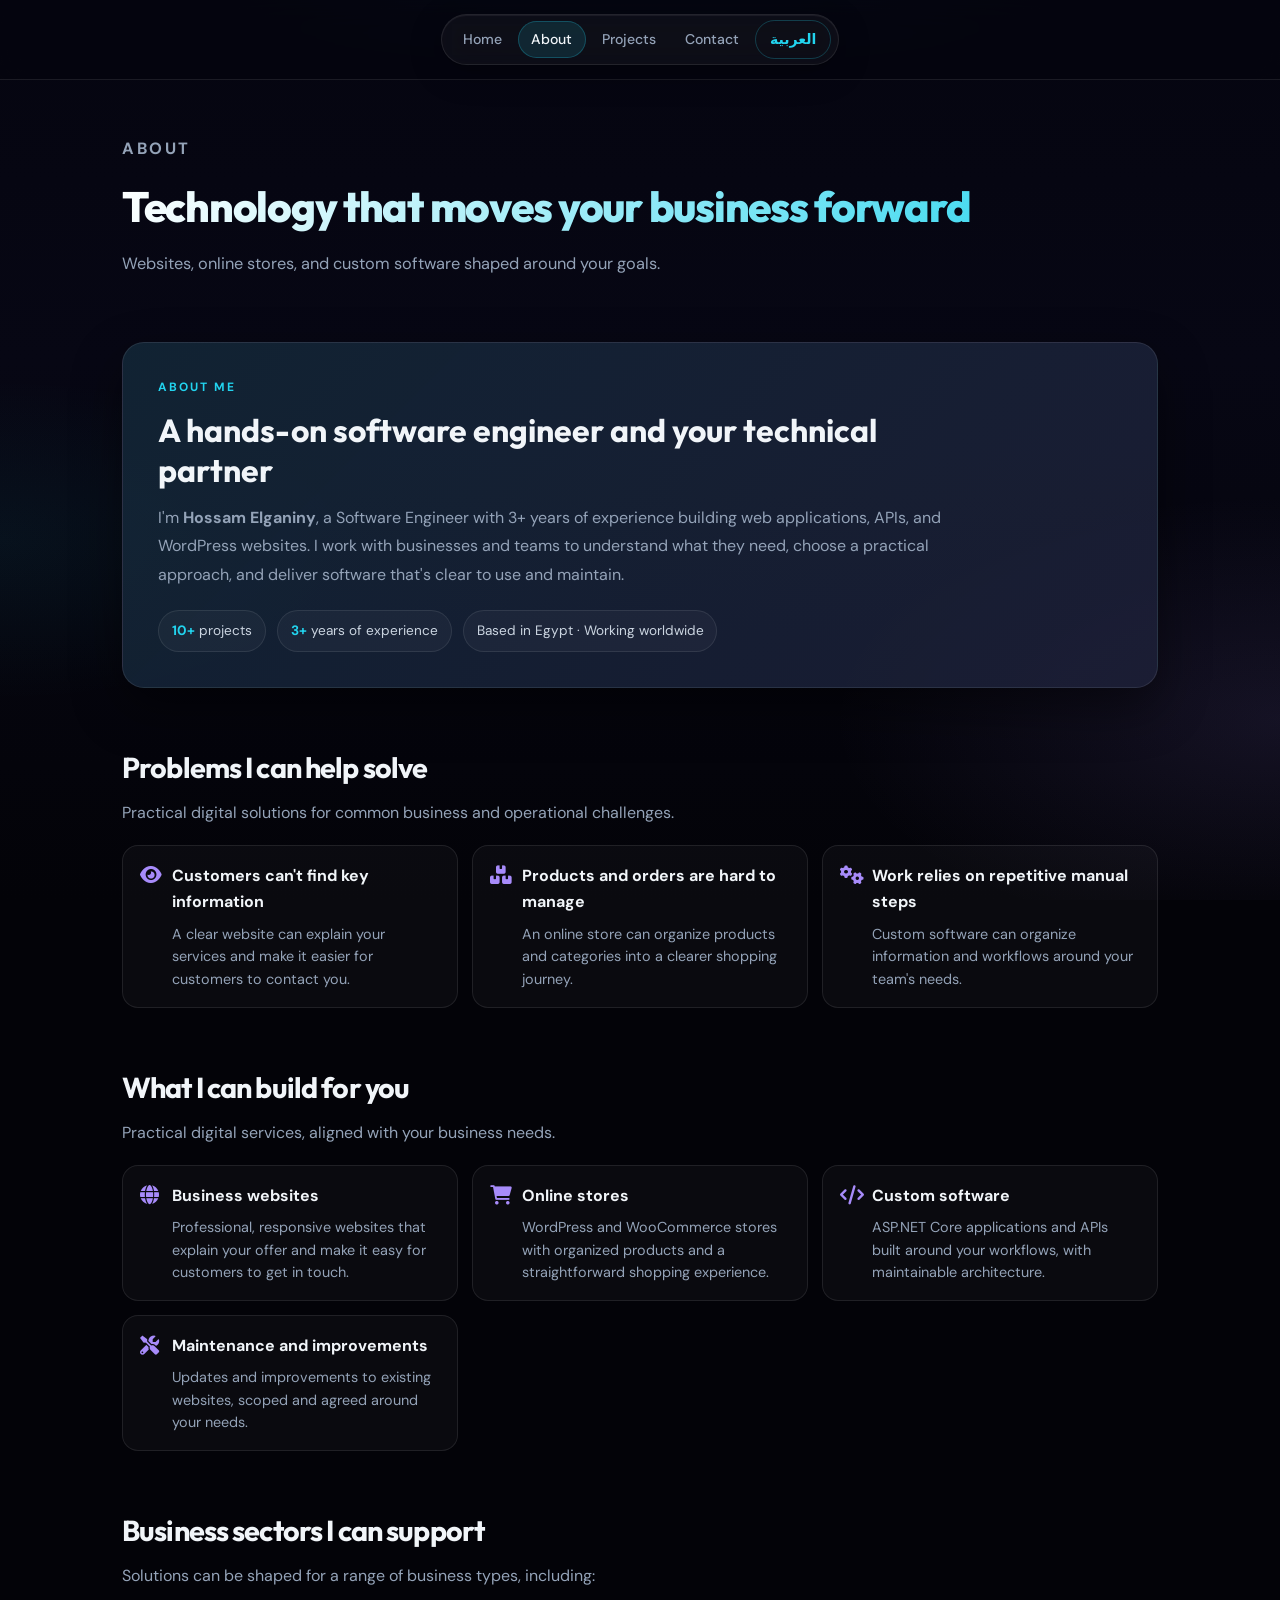
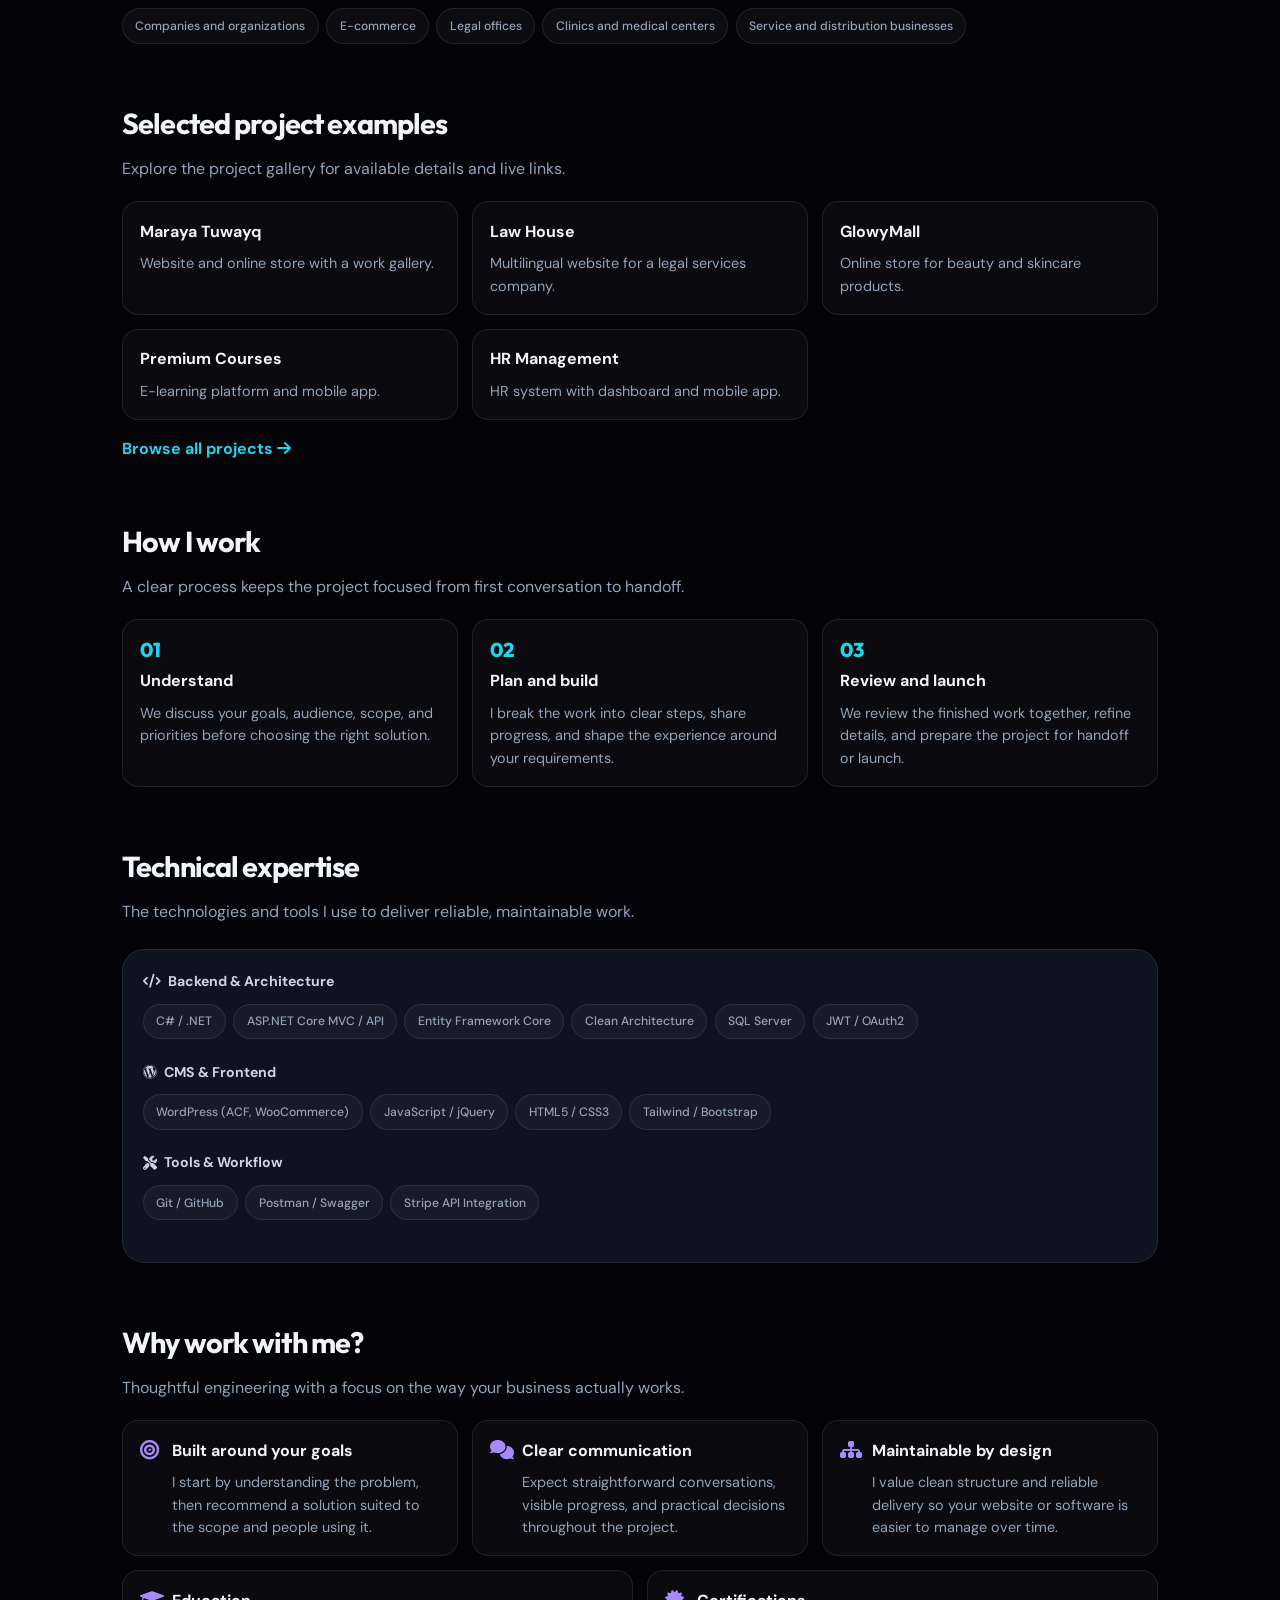
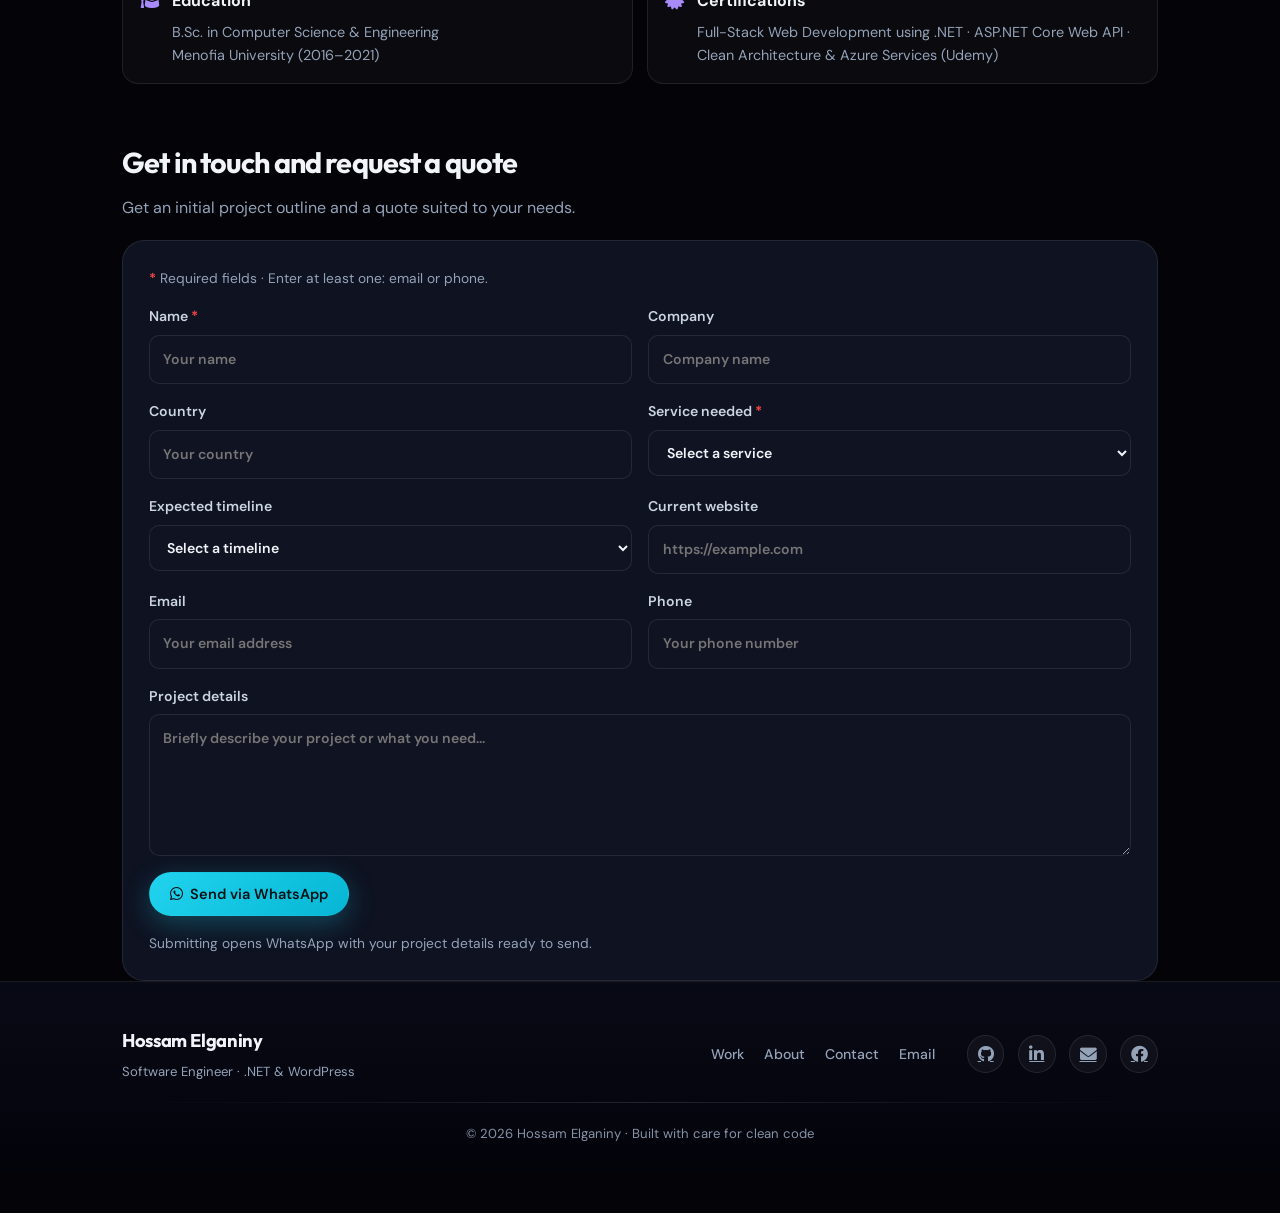
<file: about-en.html>
<!DOCTYPE html>
<html lang="en">
<head>
  <meta charset="UTF-8">
  <meta name="viewport" content="width=device-width, initial-scale=1.0, viewport-fit=cover">
  <meta name="description" content="Learn how Hossam Elganiny helps businesses with professional websites, WooCommerce stores, and custom ASP.NET Core software.">
  <meta name="theme-color" content="#06060f">
  <link rel="alternate" hreflang="ar" href="about.html">
  <title>About Hossam Elganiny | Web & .NET Developer</title>
  <link href="https://fonts.googleapis.com/css2?family=DM+Sans:ital,opsz,wght@0,9..40,400;0,9..40,500;0,9..40,600;0,9..40,700&family=Outfit:wght@400;500;600;700;800&display=swap" rel="stylesheet">
  <link rel="stylesheet" href="https://cdnjs.cloudflare.com/ajax/libs/font-awesome/6.0.0-beta3/css/all.min.css">
  <link rel="stylesheet" href="styles.css">
</head>
<body>

<div id="ambient-layer">
  <canvas id="bg-canvas" aria-hidden="true"></canvas>
  <div class="ambient-gradient"></div>
</div>

<!-- Navigation Bar -->
<nav class="navbar" aria-label="Main">
  <div class="nav-container nav-container--center">
    <div class="nav-pill">
      <a href="index-en.html">Home</a>
      <a href="about-en.html" class="active">About</a>
      <a href="index-en.html#projects">Projects</a>
      <a href="index-en.html#contact">Contact</a>
      <a href="about.html" class="language-toggle" lang="ar" aria-label="Switch to Arabic">العربية</a>
    </div>
  </div>
</nav>

<main>

<!-- Page Header -->
<header class="page-header shell reveal">
  <p class="hero-kicker">About</p>
  <h1>Technology that moves your business forward</h1>
  <p>Websites, online stores, and custom software shaped around your goals.</p>
</header>

<section class="about-content-section shell reveal" aria-labelledby="about-me-heading">
  <div class="about-intro-card">
    <p class="hero-kicker">About me</p>
    <h2 id="about-me-heading">A hands-on software engineer and your technical partner</h2>
    <p>I'm <strong>Hossam Elganiny</strong>, a Software Engineer with 3+ years of experience building web applications, APIs, and WordPress websites. I work with businesses and teams to understand what they need, choose a practical approach, and deliver software that's clear to use and maintain.</p>
    <div class="about-proof-points"><span><strong>10+</strong> projects</span><span><strong>3+</strong> years of experience</span><span>Based in Egypt · Working worldwide</span></div>
  </div>
</section>

<section class="about-content-section shell reveal" aria-labelledby="problems-heading">
  <header class="section-head"><h2 id="problems-heading">Problems I can help solve</h2><p class="section-desc">Practical digital solutions for common business and operational challenges.</p></header>
  <div class="about-card-grid">
    <article class="info-card"><i class="fas fa-eye" aria-hidden="true"></i><h3>Customers can't find key information</h3><p>A clear website can explain your services and make it easier for customers to contact you.</p></article>
    <article class="info-card"><i class="fas fa-boxes-stacked" aria-hidden="true"></i><h3>Products and orders are hard to manage</h3><p>An online store can organize products and categories into a clearer shopping journey.</p></article>
    <article class="info-card"><i class="fas fa-gears" aria-hidden="true"></i><h3>Work relies on repetitive manual steps</h3><p>Custom software can organize information and workflows around your team's needs.</p></article>
  </div>
</section>

<section class="about-content-section shell reveal" aria-labelledby="services-heading">
  <header class="section-head"><h2 id="services-heading">What I can build for you</h2><p class="section-desc">Practical digital services, aligned with your business needs.</p></header>
  <div class="about-card-grid">
    <article class="info-card"><i class="fas fa-globe" aria-hidden="true"></i><h3>Business websites</h3><p>Professional, responsive websites that explain your offer and make it easy for customers to get in touch.</p></article>
    <article class="info-card"><i class="fas fa-shopping-cart" aria-hidden="true"></i><h3>Online stores</h3><p>WordPress and WooCommerce stores with organized products and a straightforward shopping experience.</p></article>
    <article class="info-card"><i class="fas fa-code" aria-hidden="true"></i><h3>Custom software</h3><p>ASP.NET Core applications and APIs built around your workflows, with maintainable architecture.</p></article>
    <article class="info-card"><i class="fas fa-screwdriver-wrench" aria-hidden="true"></i><h3>Maintenance and improvements</h3><p>Updates and improvements to existing websites, scoped and agreed around your needs.</p></article>
  </div>
</section>

<section class="about-content-section shell reveal" aria-labelledby="sectors-heading">
  <header class="section-head"><h2 id="sectors-heading">Business sectors I can support</h2><p class="section-desc">Solutions can be shaped for a range of business types, including:</p></header>
  <div class="skill-tags sector-tags"><span class="skill-tag">Companies and organizations</span><span class="skill-tag">E-commerce</span><span class="skill-tag">Legal offices</span><span class="skill-tag">Clinics and medical centers</span><span class="skill-tag">Service and distribution businesses</span></div>
</section>

<section class="about-content-section shell reveal" aria-labelledby="examples-heading">
  <header class="section-head"><h2 id="examples-heading">Selected project examples</h2><p class="section-desc">Explore the project gallery for available details and live links.</p></header>
  <div class="about-card-grid">
    <article class="info-card"><h3>Maraya Tuwayq</h3><p>Website and online store with a work gallery.</p></article>
    <article class="info-card"><h3>Law House</h3><p>Multilingual website for a legal services company.</p></article>
    <article class="info-card"><h3>GlowyMall</h3><p>Online store for beauty and skincare products.</p></article>
    <article class="info-card"><h3>Premium Courses</h3><p>E-learning platform and mobile app.</p></article>
    <article class="info-card"><h3>HR Management</h3><p>HR system with dashboard and mobile app.</p></article>
  </div>
  <p class="about-examples-link"><a href="index-en.html#projects">Browse all projects <i class="fas fa-arrow-right" aria-hidden="true"></i></a></p>
</section>

<section class="about-content-section shell reveal" aria-labelledby="process-heading">
  <header class="section-head"><h2 id="process-heading">How I work</h2><p class="section-desc">A clear process keeps the project focused from first conversation to handoff.</p></header>
  <div class="about-card-grid about-process-grid">
    <article class="info-card"><span class="process-number">01</span><h3>Understand</h3><p>We discuss your goals, audience, scope, and priorities before choosing the right solution.</p></article>
    <article class="info-card"><span class="process-number">02</span><h3>Plan and build</h3><p>I break the work into clear steps, share progress, and shape the experience around your requirements.</p></article>
    <article class="info-card"><span class="process-number">03</span><h3>Review and launch</h3><p>We review the finished work together, refine details, and prepare the project for handoff or launch.</p></article>
  </div>
</section>

<section class="about-content-section shell reveal" aria-labelledby="expertise-heading">
  <header class="section-head"><h2 id="expertise-heading">Technical expertise</h2><p class="section-desc">The technologies and tools I use to deliver reliable, maintainable work.</p></header>
  <div class="skills-section about-skills-section">
    <div class="skill-category"><h3><i class="fas fa-code" aria-hidden="true"></i> Backend & Architecture</h3><div class="skill-tags"><span class="skill-tag">C# / .NET</span><span class="skill-tag">ASP.NET Core MVC / API</span><span class="skill-tag">Entity Framework Core</span><span class="skill-tag">Clean Architecture</span><span class="skill-tag">SQL Server</span><span class="skill-tag">JWT / OAuth2</span></div></div>
    <div class="skill-category"><h3><i class="fab fa-wordpress" aria-hidden="true"></i> CMS & Frontend</h3><div class="skill-tags"><span class="skill-tag">WordPress (ACF, WooCommerce)</span><span class="skill-tag">JavaScript / jQuery</span><span class="skill-tag">HTML5 / CSS3</span><span class="skill-tag">Tailwind / Bootstrap</span></div></div>
    <div class="skill-category"><h3><i class="fas fa-tools" aria-hidden="true"></i> Tools & Workflow</h3><div class="skill-tags"><span class="skill-tag">Git / GitHub</span><span class="skill-tag">Postman / Swagger</span><span class="skill-tag">Stripe API Integration</span></div></div>
  </div>
</section>

<section class="about-content-section shell reveal" aria-labelledby="why-me-heading">
  <header class="section-head"><h2 id="why-me-heading">Why work with me?</h2><p class="section-desc">Thoughtful engineering with a focus on the way your business actually works.</p></header>
  <div class="about-card-grid">
    <article class="info-card"><i class="fas fa-bullseye" aria-hidden="true"></i><h3>Built around your goals</h3><p>I start by understanding the problem, then recommend a solution suited to the scope and people using it.</p></article>
    <article class="info-card"><i class="fas fa-comments" aria-hidden="true"></i><h3>Clear communication</h3><p>Expect straightforward conversations, visible progress, and practical decisions throughout the project.</p></article>
    <article class="info-card"><i class="fas fa-sitemap" aria-hidden="true"></i><h3>Maintainable by design</h3><p>I value clean structure and reliable delivery so your website or software is easier to manage over time.</p></article>
  </div>
  <div class="about-credentials">
    <div class="info-card"><i class="fas fa-graduation-cap" aria-hidden="true"></i><h3>Education</h3><p>B.Sc. in Computer Science & Engineering<br>Menofia University (2016–2021)</p></div>
    <div class="info-card"><i class="fas fa-certificate" aria-hidden="true"></i><h3>Certifications</h3><p>Full-Stack Web Development using .NET · ASP.NET Core Web API · Clean Architecture & Azure Services (Udemy)</p></div>
  </div>
</section>

<section id="project-inquiry" class="about-content-section shell reveal" aria-labelledby="inquiry-heading">
  <header class="section-head"><h2 id="inquiry-heading">Get in touch and request a quote</h2><p class="section-desc">Get an initial project outline and a quote suited to your needs.</p></header>
  <form class="project-inquiry-form" data-whatsapp-inquiry>
    <p class="form-preview-note inquiry-wide"><span class="required-marker">*</span> Required fields · Enter at least one: email or phone.</p>
    <label><span class="field-label">Name <span class="required-marker" aria-hidden="true">*</span><span class="visually-hidden">(required)</span></span><input name="name" autocomplete="name" placeholder="Your name" required></label>
    <label>Company<input name="company" autocomplete="organization" placeholder="Company name"></label>
    <label>Country<input name="country" autocomplete="country-name" placeholder="Your country"></label>
    <label><span class="field-label">Service needed <span class="required-marker" aria-hidden="true">*</span><span class="visually-hidden">(required)</span></span><select name="service" required><option value="" selected disabled>Select a service</option><option>Business website</option><option>Online store</option><option>Custom software / .NET</option><option>Other</option></select></label>
    <label>Expected timeline<select name="timeline"><option value="" selected>Select a timeline</option><option>As soon as possible</option><option>Within 1 month</option><option>Within 1–3 months</option><option>Flexible</option></select></label>
    <label>Current website<input name="website" type="url" placeholder="https://example.com"></label>
    <label>Email<input name="email" type="email" autocomplete="email" placeholder="Your email address"></label>
    <label>Phone<input name="phone" type="tel" autocomplete="tel" placeholder="Your phone number"></label>
    <label class="inquiry-wide">Project details<textarea name="details" rows="5" placeholder="Briefly describe your project or what you need..."></textarea></label>
    <div class="inquiry-actions inquiry-wide"><button type="submit" class="btn btn-primary"><i class="fab fa-whatsapp" aria-hidden="true"></i> Send via WhatsApp</button></div>
    <p class="form-preview-note inquiry-wide">Submitting opens WhatsApp with your project details ready to send.</p>
  </form>
</section>

<footer class="site-footer">
  <div class="shell footer-shell">
    <div class="footer-top">
      <div class="footer-brand">
        <span class="footer-brand__name">Hossam Elganiny</span>
        <span class="footer-brand__tag">Software Engineer · .NET & WordPress</span>
      </div>
      <nav class="footer-links" aria-label="Footer">
        <a href="index-en.html#projects">Work</a>
        <a href="about-en.html">About</a>
        <a href="index-en.html#contact">Contact</a>
        <a href="mailto:hossamelsayed676@gmail.com">Email</a>
      </nav>
      <div class="social-links footer-social">
        <a href="https://github.com/hossamElgainy" target="_blank" rel="noopener noreferrer" aria-label="GitHub"><i class="fab fa-github"></i></a>
        <a href="https://www.linkedin.com/in/hossamelganiny/" target="_blank" rel="noopener noreferrer" aria-label="LinkedIn"><i class="fab fa-linkedin-in"></i></a>
        <a href="mailto:hossamelsayed676@gmail.com" aria-label="Email"><i class="fas fa-envelope"></i></a>
        <a href="https://web.facebook.com/hossam.elganiny.56" target="_blank" rel="noopener noreferrer" aria-label="Facebook"><i class="fab fa-facebook"></i></a>
      </div>
    </div>
    <div class="footer-divider" aria-hidden="true"></div>
    <p class="footer-copy">© 2026 Hossam Elganiny · Built with care for clean code</p>
  </div>
</footer>

</main>

<script>
  document.querySelectorAll('[data-whatsapp-inquiry]').forEach(form => {
    form.addEventListener('submit', event => {
      event.preventDefault();
      const data = new FormData(form);
      if (!form.elements.email.value.trim() && !form.elements.phone.value.trim()) {
        form.elements.email.setCustomValidity('Please provide an email address or phone number.');
        form.elements.phone.setCustomValidity('Please provide an email address or phone number.');
        form.reportValidity();
        return;
      }
      const message = [
        'NEW PROJECT INQUIRY',
        '────────────────────',
        `Name: ${data.get('name')}`,
        `Company: ${data.get('company') || 'Not provided'}`,
        `Country: ${data.get('country') || 'Not provided'}`,
        `Service: ${data.get('service')}`,
        `Expected timeline: ${data.get('timeline') || 'Not provided'}`,
        `Current website: ${data.get('website') || 'Not provided'}`,
        `Email: ${data.get('email') || 'Not provided'}`,
        `Phone: ${data.get('phone') || 'Not provided'}`,
        '',
        'Project details:',
        data.get('details') || 'No additional details provided.'
      ].join('\n');
      window.location.href = `https://wa.me/201200396844?text=${encodeURIComponent(message)}`;
    });
  });
  document.querySelectorAll('[data-whatsapp-inquiry] input[name="email"], [data-whatsapp-inquiry] input[name="phone"]').forEach(input => input.addEventListener('input', () => {
    const form = input.form;
    if (form.elements.email.value.trim() || form.elements.phone.value.trim()) {
      form.elements.email.setCustomValidity('');
      form.elements.phone.setCustomValidity('');
    }
  }));

</script>
<script src="canvas-bg.js" defer></script>
<script src="animations.js" defer></script>
</body>
</html>
</file>
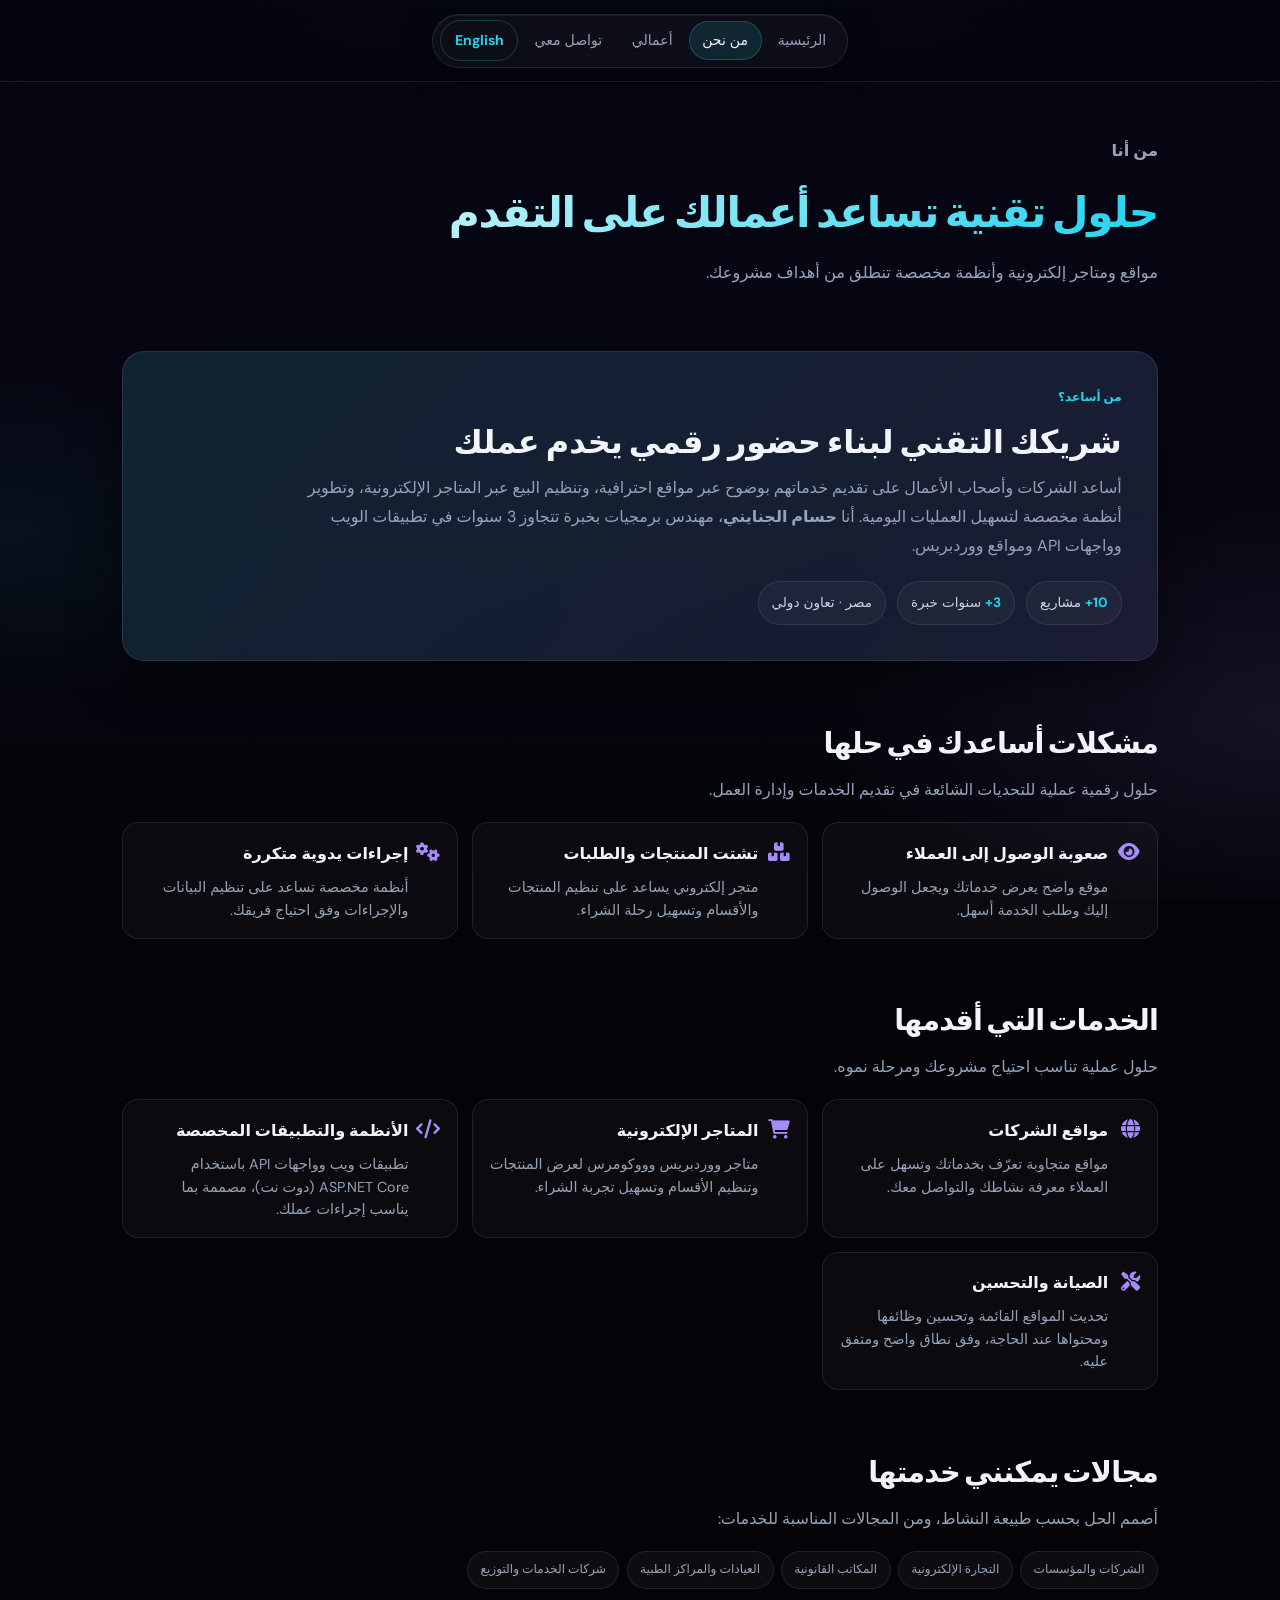
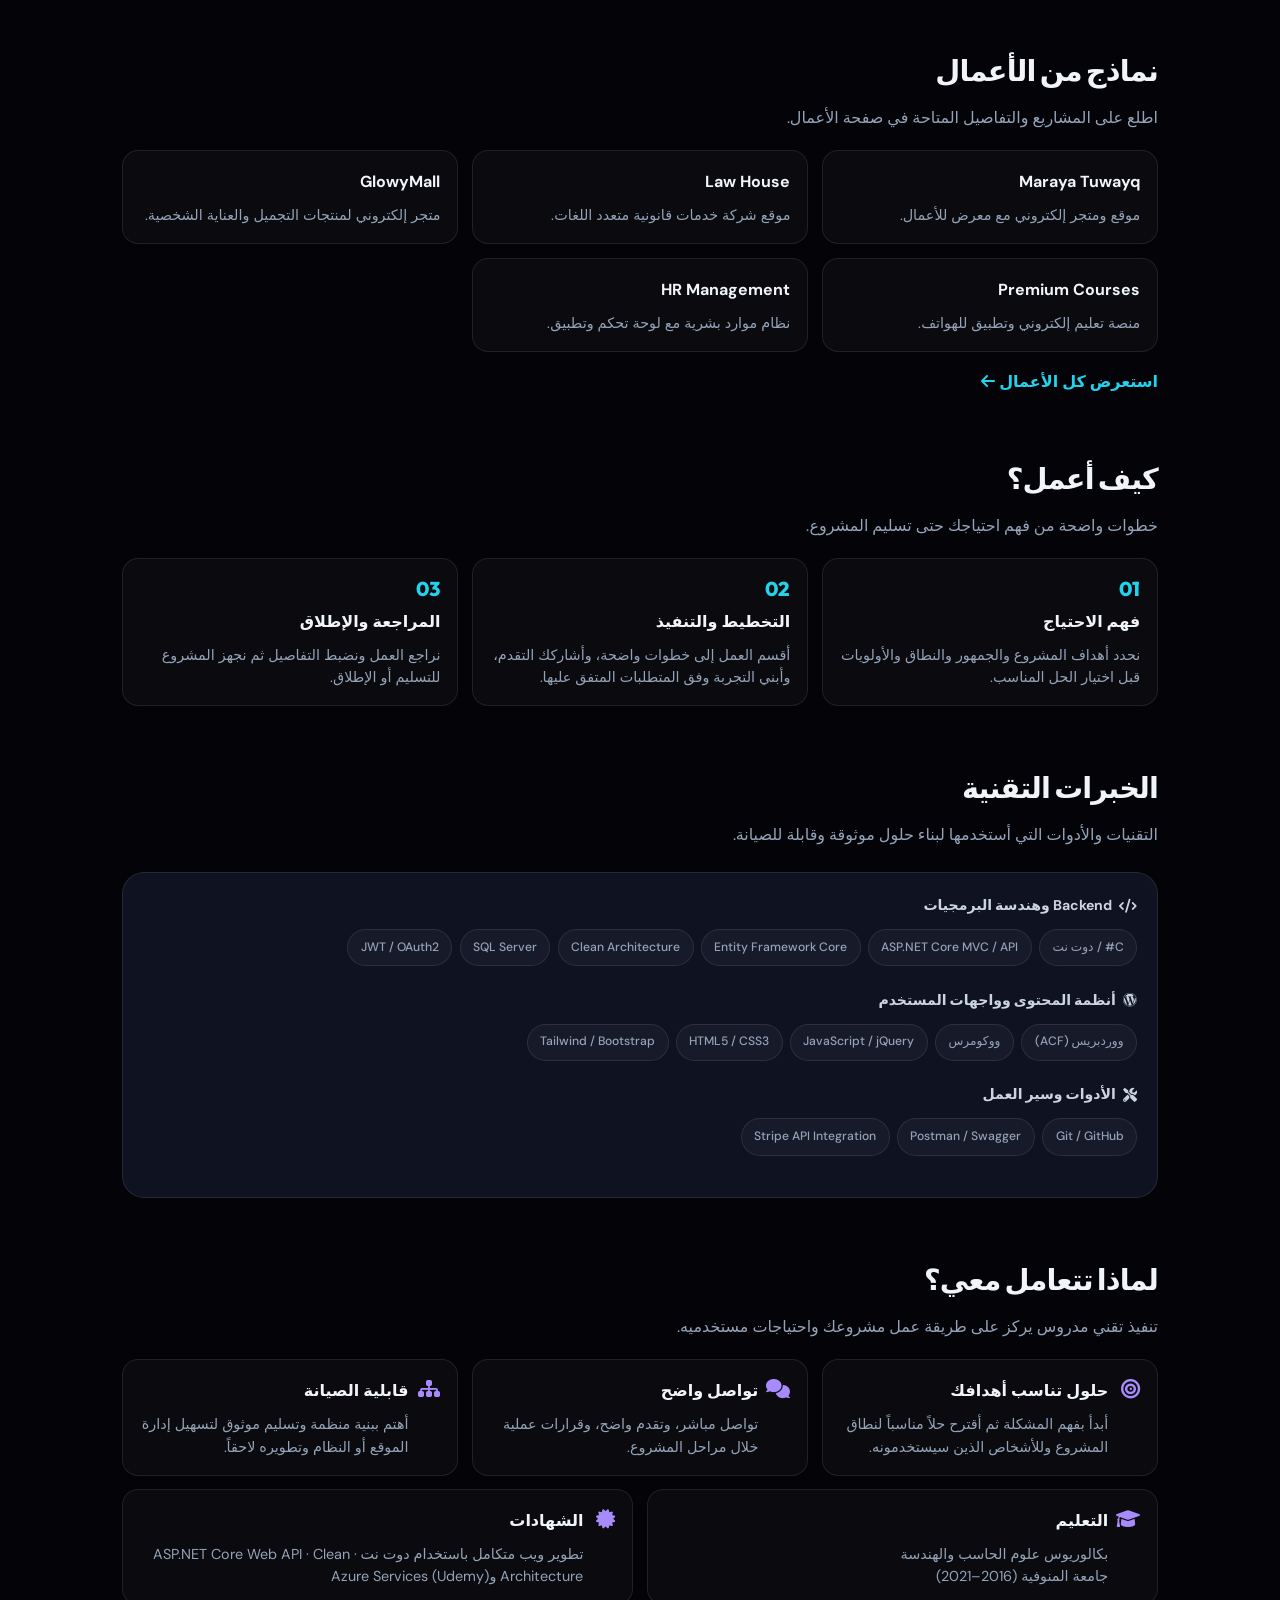
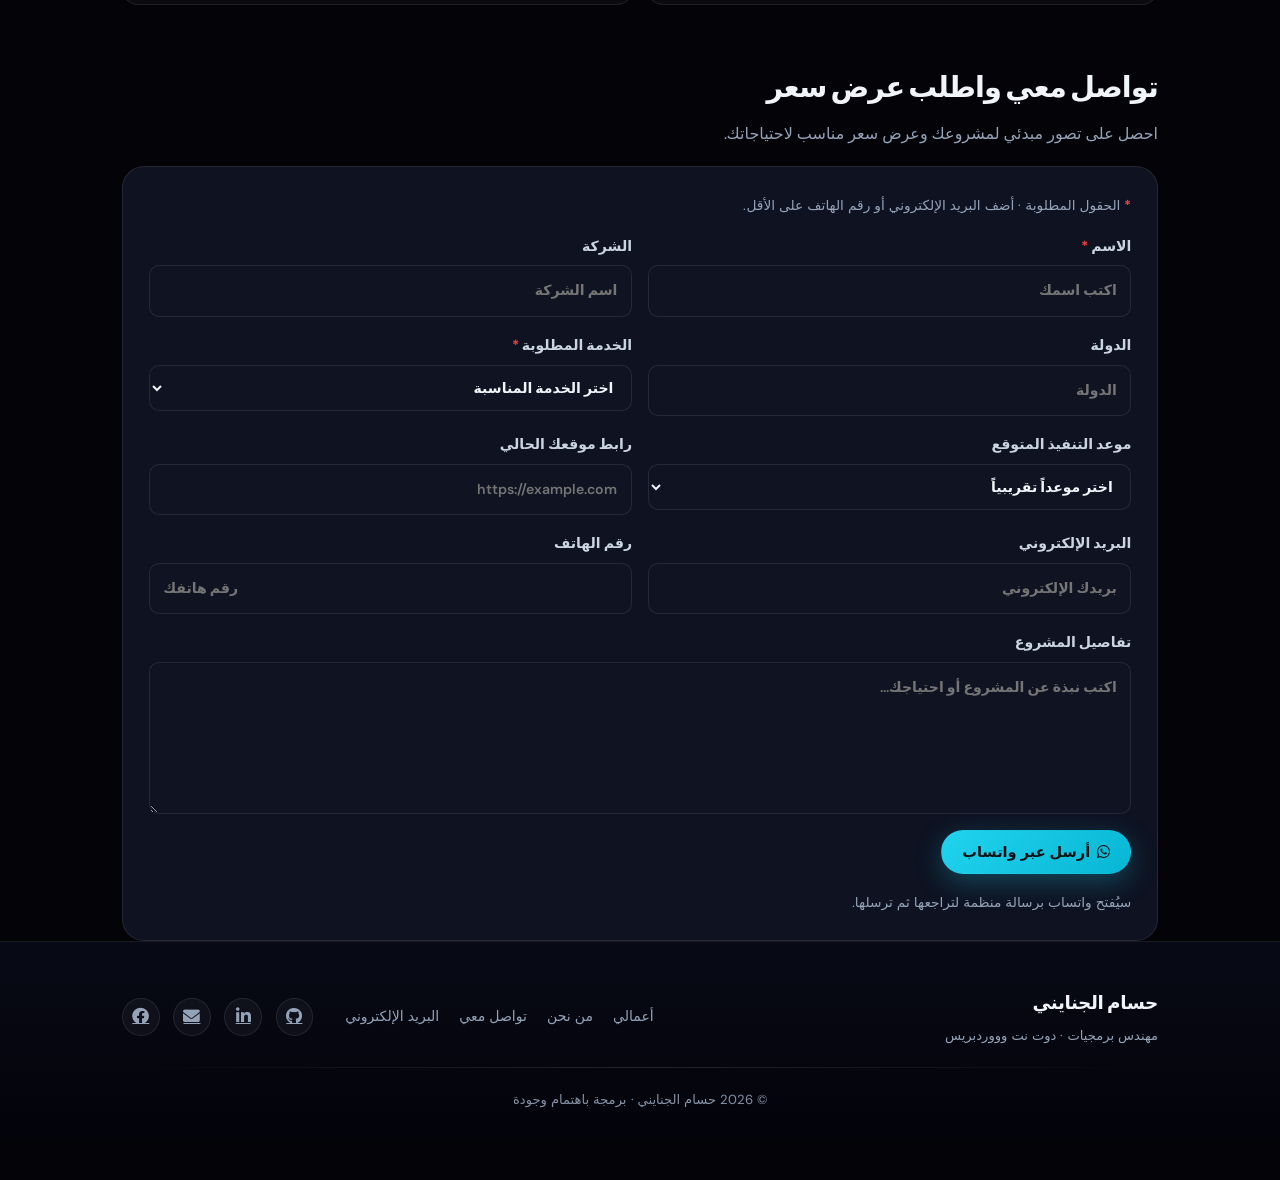
<file: about.html>
<!DOCTYPE html>
<html lang="ar" dir="rtl">
<head>
  <meta charset="UTF-8">
  <meta name="viewport" content="width=device-width, initial-scale=1.0, viewport-fit=cover">
  <meta name="description" content="تعرف على خدمات حسام الجنايني في تطوير مواقع الشركات والمتاجر الإلكترونية والأنظمة البرمجية المخصصة.">
  <meta name="theme-color" content="#06060f">
  <title>عن حسام الجنايني | تطوير المواقع والأنظمة الإلكترونية</title>
  <link rel="alternate" hreflang="en" href="about-en.html">
  <link href="https://fonts.googleapis.com/css2?family=DM+Sans:ital,opsz,wght@0,9..40,400;0,9..40,500;0,9..40,600;0,9..40,700&family=Outfit:wght@400;500;600;700;800&display=swap" rel="stylesheet">
  <link rel="stylesheet" href="https://cdnjs.cloudflare.com/ajax/libs/font-awesome/6.0.0-beta3/css/all.min.css">
  <link rel="stylesheet" href="styles.css">
</head>
<body>

<div id="ambient-layer">
  <canvas id="bg-canvas" aria-hidden="true"></canvas>
  <div class="ambient-gradient"></div>
</div>

<!-- Navigation Bar -->
<nav class="navbar" aria-label="التنقل الرئيسي">
  <div class="nav-container nav-container--center">
    <div class="nav-pill">
      <a href="index.html">الرئيسية</a>
      <a href="about.html" class="active">من نحن</a>
      <a href="index.html#projects">أعمالي</a>
      <a href="index.html#contact">تواصل معي</a>
      <a href="about-en.html" class="language-toggle" lang="en" aria-label="Switch to English">English</a>
    </div>
  </div>
</nav>

<main>

<!-- Page Header -->
<header class="page-header shell reveal">
  <p class="hero-kicker">من أنا</p>
  <h1>حلول تقنية تساعد أعمالك على التقدم</h1>
  <p>مواقع ومتاجر إلكترونية وأنظمة مخصصة تنطلق من أهداف مشروعك.</p>
</header>

<section class="about-content-section shell reveal" aria-labelledby="about-me-heading">
  <div class="about-intro-card">
    <p class="hero-kicker">من أساعد؟</p>
    <h2 id="about-me-heading">شريكك التقني لبناء حضور رقمي يخدم عملك</h2>
    <p>أساعد الشركات وأصحاب الأعمال على تقديم خدماتهم بوضوح عبر مواقع احترافية، وتنظيم البيع عبر المتاجر الإلكترونية، وتطوير أنظمة مخصصة لتسهيل العمليات اليومية. أنا <strong>حسام الجنايني</strong>، مهندس برمجيات بخبرة تتجاوز 3 سنوات في تطبيقات الويب وواجهات API ومواقع ووردبريس.</p>
    <div class="about-proof-points"><span><strong>10+</strong> مشاريع</span><span><strong>3+</strong> سنوات خبرة</span><span>مصر · تعاون دولي</span></div>
  </div>
</section>

<section class="about-content-section shell reveal" aria-labelledby="problems-heading">
  <header class="section-head"><h2 id="problems-heading">مشكلات أساعدك في حلها</h2><p class="section-desc">حلول رقمية عملية للتحديات الشائعة في تقديم الخدمات وإدارة العمل.</p></header>
  <div class="about-card-grid">
    <article class="info-card"><i class="fas fa-eye" aria-hidden="true"></i><h3>صعوبة الوصول إلى العملاء</h3><p>موقع واضح يعرض خدماتك ويجعل الوصول إليك وطلب الخدمة أسهل.</p></article>
    <article class="info-card"><i class="fas fa-boxes-stacked" aria-hidden="true"></i><h3>تشتت المنتجات والطلبات</h3><p>متجر إلكتروني يساعد على تنظيم المنتجات والأقسام وتسهيل رحلة الشراء.</p></article>
    <article class="info-card"><i class="fas fa-gears" aria-hidden="true"></i><h3>إجراءات يدوية متكررة</h3><p>أنظمة مخصصة تساعد على تنظيم البيانات والإجراءات وفق احتياج فريقك.</p></article>
  </div>
</section>

<section class="about-content-section shell reveal" aria-labelledby="services-heading">
  <header class="section-head"><h2 id="services-heading">الخدمات التي أقدمها</h2><p class="section-desc">حلول عملية تناسب احتياج مشروعك ومرحلة نموه.</p></header>
  <div class="about-card-grid">
    <article class="info-card"><i class="fas fa-globe" aria-hidden="true"></i><h3>مواقع الشركات</h3><p>مواقع متجاوبة تعرّف بخدماتك وتسهل على العملاء معرفة نشاطك والتواصل معك.</p></article>
    <article class="info-card"><i class="fas fa-shopping-cart" aria-hidden="true"></i><h3>المتاجر الإلكترونية</h3><p>متاجر ووردبريس وووكومرس لعرض المنتجات وتنظيم الأقسام وتسهيل تجربة الشراء.</p></article>
    <article class="info-card"><i class="fas fa-code" aria-hidden="true"></i><h3>الأنظمة والتطبيقات المخصصة</h3><p>تطبيقات ويب وواجهات API باستخدام ASP.NET Core (دوت نت)، مصممة بما يناسب إجراءات عملك.</p></article>
    <article class="info-card"><i class="fas fa-screwdriver-wrench" aria-hidden="true"></i><h3>الصيانة والتحسين</h3><p>تحديث المواقع القائمة وتحسين وظائفها ومحتواها عند الحاجة، وفق نطاق واضح ومتفق عليه.</p></article>
  </div>
</section>

<section class="about-content-section shell reveal" aria-labelledby="sectors-heading">
  <header class="section-head"><h2 id="sectors-heading">مجالات يمكنني خدمتها</h2><p class="section-desc">أصمم الحل بحسب طبيعة النشاط، ومن المجالات المناسبة للخدمات:</p></header>
  <div class="skill-tags sector-tags"><span class="skill-tag">الشركات والمؤسسات</span><span class="skill-tag">التجارة الإلكترونية</span><span class="skill-tag">المكاتب القانونية</span><span class="skill-tag">العيادات والمراكز الطبية</span><span class="skill-tag">شركات الخدمات والتوزيع</span></div>
</section>

<section class="about-content-section shell reveal" aria-labelledby="examples-heading">
  <header class="section-head"><h2 id="examples-heading">نماذج من الأعمال</h2><p class="section-desc">اطلع على المشاريع والتفاصيل المتاحة في صفحة الأعمال.</p></header>
  <div class="about-card-grid">
    <article class="info-card"><h3>Maraya Tuwayq</h3><p>موقع ومتجر إلكتروني مع معرض للأعمال.</p></article>
    <article class="info-card"><h3>Law House</h3><p>موقع شركة خدمات قانونية متعدد اللغات.</p></article>
    <article class="info-card"><h3>GlowyMall</h3><p>متجر إلكتروني لمنتجات التجميل والعناية الشخصية.</p></article>
    <article class="info-card"><h3>Premium Courses</h3><p>منصة تعليم إلكتروني وتطبيق للهواتف.</p></article>
    <article class="info-card"><h3>HR Management</h3><p>نظام موارد بشرية مع لوحة تحكم وتطبيق.</p></article>
  </div>
  <p class="about-examples-link"><a href="index.html#projects">استعرض كل الأعمال <i class="fas fa-arrow-left" aria-hidden="true"></i></a></p>
</section>

<section class="about-content-section shell reveal" aria-labelledby="process-heading">
  <header class="section-head"><h2 id="process-heading">كيف أعمل؟</h2><p class="section-desc">خطوات واضحة من فهم احتياجك حتى تسليم المشروع.</p></header>
  <div class="about-card-grid about-process-grid">
    <article class="info-card"><span class="process-number">01</span><h3>فهم الاحتياج</h3><p>نحدد أهداف المشروع والجمهور والنطاق والأولويات قبل اختيار الحل المناسب.</p></article>
    <article class="info-card"><span class="process-number">02</span><h3>التخطيط والتنفيذ</h3><p>أقسم العمل إلى خطوات واضحة، وأشاركك التقدم، وأبني التجربة وفق المتطلبات المتفق عليها.</p></article>
    <article class="info-card"><span class="process-number">03</span><h3>المراجعة والإطلاق</h3><p>نراجع العمل ونضبط التفاصيل ثم نجهز المشروع للتسليم أو الإطلاق.</p></article>
  </div>
</section>

<section class="about-content-section shell reveal" aria-labelledby="expertise-heading">
  <header class="section-head"><h2 id="expertise-heading">الخبرات التقنية</h2><p class="section-desc">التقنيات والأدوات التي أستخدمها لبناء حلول موثوقة وقابلة للصيانة.</p></header>
  <div class="skills-section about-skills-section">
    <div class="skill-category"><h3><i class="fas fa-code" aria-hidden="true"></i> Backend وهندسة البرمجيات</h3><div class="skill-tags"><span class="skill-tag">C# / دوت نت</span><span class="skill-tag">ASP.NET Core MVC / API</span><span class="skill-tag">Entity Framework Core</span><span class="skill-tag">Clean Architecture</span><span class="skill-tag">SQL Server</span><span class="skill-tag">JWT / OAuth2</span></div></div>
    <div class="skill-category"><h3><i class="fab fa-wordpress" aria-hidden="true"></i> أنظمة المحتوى وواجهات المستخدم</h3><div class="skill-tags"><span class="skill-tag">ووردبريس (ACF)</span><span class="skill-tag">ووكومرس</span><span class="skill-tag">JavaScript / jQuery</span><span class="skill-tag">HTML5 / CSS3</span><span class="skill-tag">Tailwind / Bootstrap</span></div></div>
    <div class="skill-category"><h3><i class="fas fa-tools" aria-hidden="true"></i> الأدوات وسير العمل</h3><div class="skill-tags"><span class="skill-tag">Git / GitHub</span><span class="skill-tag">Postman / Swagger</span><span class="skill-tag">Stripe API Integration</span></div></div>
  </div>
</section>

<section class="about-content-section shell reveal" aria-labelledby="why-me-heading">
  <header class="section-head"><h2 id="why-me-heading">لماذا تتعامل معي؟</h2><p class="section-desc">تنفيذ تقني مدروس يركز على طريقة عمل مشروعك واحتياجات مستخدميه.</p></header>
  <div class="about-card-grid">
    <article class="info-card"><i class="fas fa-bullseye" aria-hidden="true"></i><h3>حلول تناسب أهدافك</h3><p>أبدأ بفهم المشكلة ثم أقترح حلاً مناسباً لنطاق المشروع وللأشخاص الذين سيستخدمونه.</p></article>
    <article class="info-card"><i class="fas fa-comments" aria-hidden="true"></i><h3>تواصل واضح</h3><p>تواصل مباشر، وتقدم واضح، وقرارات عملية خلال مراحل المشروع.</p></article>
    <article class="info-card"><i class="fas fa-sitemap" aria-hidden="true"></i><h3>قابلية الصيانة</h3><p>أهتم ببنية منظمة وتسليم موثوق لتسهيل إدارة الموقع أو النظام وتطويره لاحقاً.</p></article>
  </div>
  <div class="about-credentials">
    <div class="info-card"><i class="fas fa-graduation-cap" aria-hidden="true"></i><h3>التعليم</h3><p>بكالوريوس علوم الحاسب والهندسة<br>جامعة المنوفية (2016–2021)</p></div>
    <div class="info-card"><i class="fas fa-certificate" aria-hidden="true"></i><h3>الشهادات</h3><p>تطوير ويب متكامل باستخدام دوت نت · ASP.NET Core Web API · Clean Architecture وAzure Services (Udemy)</p></div>
  </div>
</section>

<section id="project-inquiry" class="about-content-section shell reveal" aria-labelledby="inquiry-heading">
  <header class="section-head"><h2 id="inquiry-heading">تواصل معي واطلب عرض سعر</h2><p class="section-desc">احصل على تصور مبدئي لمشروعك وعرض سعر مناسب لاحتياجاتك.</p></header>
  <form class="project-inquiry-form" data-whatsapp-inquiry>
    <p class="form-preview-note inquiry-wide"><span class="required-marker">*</span> الحقول المطلوبة · أضف البريد الإلكتروني أو رقم الهاتف على الأقل.</p>
    <label><span class="field-label">الاسم <span class="required-marker" aria-hidden="true">*</span><span class="visually-hidden">(مطلوب)</span></span><input name="name" autocomplete="name" placeholder="اكتب اسمك" required></label>
    <label>الشركة<input name="company" autocomplete="organization" placeholder="اسم الشركة"></label>
    <label>الدولة<input name="country" autocomplete="country-name" placeholder="الدولة"></label>
    <label><span class="field-label">الخدمة المطلوبة <span class="required-marker" aria-hidden="true">*</span><span class="visually-hidden">(مطلوب)</span></span><select name="service" required><option value="" selected disabled>اختر الخدمة المناسبة</option><option value="موقع شركة">موقع شركة</option><option value="متجر إلكتروني">متجر إلكتروني</option><option value="نظام أو تطبيق مخصص">نظام أو تطبيق مخصص</option><option value="أخرى">أخرى</option></select></label>
    <label>موعد التنفيذ المتوقع<select name="timeline"><option value="" selected>اختر موعداً تقريبياً</option><option>في أقرب وقت</option><option>خلال شهر</option><option>خلال شهر إلى 3 أشهر</option><option>مرن</option></select></label>
    <label>رابط موقعك الحالي<input name="website" type="url" placeholder="https://example.com"></label>
    <label>البريد الإلكتروني<input name="email" type="email" autocomplete="email" placeholder="بريدك الإلكتروني"></label>
    <label>رقم الهاتف<input name="phone" type="tel" autocomplete="tel" placeholder="رقم هاتفك"></label>
    <label class="inquiry-wide">تفاصيل المشروع<textarea name="details" rows="5" placeholder="اكتب نبذة عن المشروع أو احتياجك..."></textarea></label>
    <div class="inquiry-actions inquiry-wide"><button type="submit" class="btn btn-primary"><i class="fab fa-whatsapp" aria-hidden="true"></i> أرسل عبر واتساب</button></div>
    <p class="form-preview-note inquiry-wide">سيُفتح واتساب برسالة منظمة لتراجعها ثم ترسلها.</p>
  </form>
</section>

<footer class="site-footer">
  <div class="shell footer-shell">
    <div class="footer-top">
      <div class="footer-brand">
      <span class="footer-brand__name">حسام الجنايني</span>
      <span class="footer-brand__tag">مهندس برمجيات · دوت نت وووردبريس</span>
      </div>
      <nav class="footer-links" aria-label="Footer">
        <a href="index.html#projects">أعمالي</a>
        <a href="about.html">من نحن</a>
        <a href="index.html#contact">تواصل معي</a>
        <a href="mailto:hossamelsayed676@gmail.com">البريد الإلكتروني</a>
      </nav>
      <div class="social-links footer-social">
        <a href="https://github.com/hossamElgainy" target="_blank" rel="noopener noreferrer" aria-label="GitHub"><i class="fab fa-github"></i></a>
        <a href="https://www.linkedin.com/in/hossamelganiny/" target="_blank" rel="noopener noreferrer" aria-label="LinkedIn"><i class="fab fa-linkedin-in"></i></a>
        <a href="mailto:hossamelsayed676@gmail.com" aria-label="Email"><i class="fas fa-envelope"></i></a>
        <a href="https://web.facebook.com/hossam.elganiny.56" target="_blank" rel="noopener noreferrer" aria-label="Facebook"><i class="fab fa-facebook"></i></a>
      </div>
    </div>
    <div class="footer-divider" aria-hidden="true"></div>
    <p class="footer-copy">© 2026 حسام الجنايني · برمجة باهتمام وجودة</p>
  </div>
</footer>

</main>

<script>
  document.querySelectorAll('[data-whatsapp-inquiry]').forEach(form => {
    form.addEventListener('submit', event => {
      event.preventDefault();
      const data = new FormData(form);
      if (!form.elements.email.value.trim() && !form.elements.phone.value.trim()) {
        const error = 'أدخل البريد الإلكتروني أو رقم الهاتف على الأقل.';
        form.elements.email.setCustomValidity(error);
        form.elements.phone.setCustomValidity(error);
        form.reportValidity();
        return;
      }
      const message = [
        'طلب مشروع جديد',
        '────────────────────',
        `الاسم: ${data.get('name')}`,
        `الشركة: ${data.get('company') || 'غير مذكور'}`,
        `الدولة: ${data.get('country') || 'غير مذكورة'}`,
        `الخدمة: ${data.get('service')}`,
        `موعد التنفيذ: ${data.get('timeline') || 'غير محدد'}`,
        `الموقع الحالي: ${data.get('website') || 'غير مذكور'}`,
        `البريد الإلكتروني: ${data.get('email') || 'غير مذكور'}`,
        `الهاتف: ${data.get('phone') || 'غير مذكور'}`,
        '',
        'تفاصيل المشروع:',
        data.get('details') || 'لم تُذكر تفاصيل إضافية.'
      ].join('\n');
      window.location.href = `https://wa.me/201200396844?text=${encodeURIComponent(message)}`;
    });
  });
  document.querySelectorAll('[data-whatsapp-inquiry] input[name="email"], [data-whatsapp-inquiry] input[name="phone"]').forEach(input => input.addEventListener('input', () => {
    const form = input.form;
    if (form.elements.email.value.trim() || form.elements.phone.value.trim()) {
      form.elements.email.setCustomValidity('');
      form.elements.phone.setCustomValidity('');
    }
  }));

</script>
<script src="canvas-bg.js" defer></script>
<script src="animations.js" defer></script>
</body>
</html>
</file>
<file: styles.css>
/* ===== Dark portfolio + canvas ambient + motion ===== */
:root {
  --void: #030308;
  --bg: #06060f;
  --bg-elevated: #0c1020;
  --surface: rgba(255, 255, 255, 0.04);
  --surface-strong: rgba(18, 22, 40, 0.82);
  --border: rgba(255, 255, 255, 0.09);
  --border-glow: rgba(56, 189, 248, 0.28);
  --text: #f1f5f9;
  --text-body: #cbd5e1;
  --text-muted: #94a3b8;
  --accent: #22d3ee;
  --accent-2: #a78bfa;
  --accent-hover: #06b6d4;
  --accent-dim: rgba(34, 211, 238, 0.12);
  --danger: #fb7185;
  --radius: 16px;
  --radius-lg: 22px;
  --radius-xl: 28px;
  --radius-pill: 999px;
  --font-display: "Outfit", system-ui, sans-serif;
  --font-sans: "DM Sans", system-ui, sans-serif;
  --max-page: 1100px;
  --max-wide: 1180px;
  --section-pad: clamp(3rem, 8vw, 5rem);
  --ease-out: cubic-bezier(0.22, 1, 0.36, 1);
  --shadow-glass: 0 20px 50px rgba(0, 0, 0, 0.45);
}

*,
*::before,
*::after {
  margin: 0;
  padding: 0;
  box-sizing: border-box;
}

html {
  scroll-behavior: smooth;
  max-width: 100%;
}

@media (prefers-reduced-motion: reduce) {
  html {
    scroll-behavior: auto;
  }
}

body {
  font-family: var(--font-sans);
  color: var(--text-body);
  line-height: 1.65;
  font-size: 16px;
  overflow-x: hidden;
  max-width: 100%;
  min-height: 100vh;
  padding-bottom: 2.5rem;
  background: var(--void);
  -webkit-font-smoothing: antialiased;
}

/* Ambient stack: canvas + vignette (below all UI) */
#ambient-layer {
  position: fixed;
  inset: 0;
  z-index: 0;
  pointer-events: none;
  overflow: hidden;
}

#bg-canvas {
  display: block;
  width: 100%;
  height: 100%;
}

.ambient-gradient {
  position: absolute;
  inset: 0;
  background:
    radial-gradient(ellipse 100% 70% at 50% -30%, rgba(34, 211, 238, 0.14), transparent 55%),
    radial-gradient(ellipse 70% 50% at 100% 80%, rgba(167, 139, 250, 0.1), transparent 50%),
    radial-gradient(ellipse 60% 40% at 0% 60%, rgba(34, 211, 238, 0.06), transparent 45%),
    linear-gradient(180deg, #050510 0%, #070714 40%, #030308 100%);
}

body > *:not(#ambient-layer):not(#modalOverlay) {
  position: relative;
  z-index: 1;
}

#modalOverlay.modal-overlay {
  z-index: 10000;
}

::-webkit-scrollbar {
  width: 9px;
}
::-webkit-scrollbar-track {
  background: #0c0c14;
}
::-webkit-scrollbar-thumb {
  background: #334155;
  border-radius: 8px;
}
::-webkit-scrollbar-thumb:hover {
  background: #475569;
}

:focus-visible {
  outline: 2px solid var(--accent);
  outline-offset: 3px;
}

.visually-hidden {
  position: absolute;
  width: 1px;
  height: 1px;
  padding: 0;
  margin: -1px;
  overflow: hidden;
  clip: rect(0, 0, 0, 0);
  white-space: nowrap;
  border: 0;
}

.shell {
  max-width: var(--max-page);
  margin: 0 auto;
  padding-left: clamp(1.15rem, 4vw, 2rem);
  padding-right: clamp(1.15rem, 4vw, 2rem);
}

/* ---------- Scroll reveal ---------- */
.reveal {
  opacity: 0;
  transform: translate3d(0, 36px, 0) scale(0.985);
  filter: blur(8px);
  transition:
    opacity 0.85s var(--ease-out),
    transform 0.85s var(--ease-out),
    filter 0.65s var(--ease-out);
  will-change: opacity, transform, filter;
}

.reveal.is-visible {
  opacity: 1;
  transform: translate3d(0, 0, 0) scale(1);
  filter: blur(0);
}

@media (prefers-reduced-motion: reduce) {
  .reveal {
    opacity: 1;
    transform: none;
    filter: none;
    transition: none;
  }
}

/* ---------- Nav ---------- */
.navbar {
  position: sticky;
  top: 0;
  z-index: 100;
  background: rgba(6, 6, 15, 0.65);
  backdrop-filter: blur(16px);
  -webkit-backdrop-filter: blur(16px);
  border-bottom: 1px solid var(--border);
  transition: background 0.35s ease, box-shadow 0.35s ease, border-color 0.35s ease;
}

.navbar.navbar--scrolled {
  background: rgba(5, 5, 12, 0.88);
  box-shadow: 0 12px 40px rgba(0, 0, 0, 0.35);
  border-bottom-color: rgba(255, 255, 255, 0.06);
}

.nav-container {
  max-width: var(--max-wide);
  margin: 0 auto;
  padding: 0.85rem clamp(1.15rem, 4vw, 2rem);
  display: flex;
  justify-content: center;
  align-items: center;
}

.nav-container--center {
  justify-content: center;
}

.nav-pill {
  display: flex;
  align-items: center;
  flex-wrap: wrap;
  justify-content: center;
  gap: 0.2rem 0.15rem;
  padding: 0.35rem 0.45rem;
  background: rgba(255, 255, 255, 0.04);
  border: 1px solid var(--border);
  border-radius: var(--radius-pill);
  backdrop-filter: blur(12px);
  box-shadow: 0 8px 32px rgba(0, 0, 0, 0.25), inset 0 1px 0 rgba(255, 255, 255, 0.06);
}

.nav-pill > a {
  color: var(--text-muted);
  text-decoration: none;
  font-weight: 500;
  font-size: 0.88rem;
  padding: 0.42rem 0.85rem;
  border-radius: var(--radius-pill);
  transition: color 0.2s ease, background 0.2s ease;
}

.nav-pill > a:hover {
  color: var(--text);
  background: rgba(255, 255, 255, 0.06);
}

.nav-pill > a.active {
  color: var(--text);
  background: rgba(34, 211, 238, 0.12);
  box-shadow: inset 0 0 0 1px rgba(34, 211, 238, 0.25);
}

.nav-pill > a.language-toggle {
  color: var(--accent);
  border: 1px solid rgba(34, 211, 238, 0.24);
  font-weight: 700;
}

/* ---------- Sections ---------- */
.page-section {
  padding: var(--section-pad) 0;
}

.page-section--alt {
  background: linear-gradient(180deg, rgba(255, 255, 255, 0.02), transparent);
  border-top: 1px solid var(--border);
  border-bottom: 1px solid var(--border);
}

.page-section--hero {
  padding: clamp(2.75rem, 9vw, 5rem) 0 clamp(2rem, 6vw, 3.5rem);
}

.section-head {
  margin-bottom: 1.85rem;
  max-width: 40rem;
}

.section-head--center {
  margin-left: auto;
  margin-right: auto;
  text-align: center;
  max-width: 42rem;
}

.section-head h2 {
  font-family: var(--font-display);
  font-size: clamp(1.4rem, 2.8vw, 1.85rem);
  font-weight: 700;
  letter-spacing: -0.03em;
  color: var(--text);
  margin-bottom: 0.5rem;
}

.section-desc {
  font-size: 1rem;
  color: var(--text-muted);
  line-height: 1.65;
}

/* ---------- Hero ---------- */
.hero-modern {
  position: relative;
  border-bottom: 1px solid var(--border);
  animation: hero-enter 0.9s var(--ease-out) both;
}

@keyframes hero-enter {
  from {
    opacity: 0;
    transform: translate3d(0, 24px, 0);
    filter: blur(6px);
  }
  to {
    opacity: 1;
    transform: translate3d(0, 0, 0);
    filter: blur(0);
  }
}

@media (prefers-reduced-motion: reduce) {
  .hero-modern {
    animation: none;
  }
}

.hero-modern::after {
  content: "";
  position: absolute;
  left: 50%;
  bottom: 0;
  transform: translateX(-50%);
  width: min(90%, 520px);
  height: 1px;
  background: linear-gradient(90deg, transparent, var(--border-glow), transparent);
  opacity: 0.8;
}

.hero-inner {
  display: flex;
  flex-direction: column;
  gap: clamp(1.75rem, 4vw, 2.75rem);
}

.hero-inner--split {
  display: grid;
  direction: ltr;
  grid-template-columns: minmax(0, 1.18fr) minmax(260px, 0.82fr);
  grid-template-areas: "copy portrait";
  align-items: center;
  gap: clamp(2rem, 6vw, 5rem);
  padding-top: clamp(3.25rem, 7vw, 5.5rem);
  padding-bottom: clamp(3.25rem, 7vw, 5.5rem);
}

.hero-portrait {
  position: relative;
  width: min(100%, 410px);
  aspect-ratio: 4 / 5;
  justify-self: center;
  isolation: isolate;
  padding: 0.45rem;
  border: 1px solid rgba(255, 255, 255, 0.12);
  border-radius: 30px;
  background: linear-gradient(145deg, rgba(255, 255, 255, 0.12), rgba(255, 255, 255, 0.025));
  box-shadow: 0 24px 65px rgba(0, 0, 0, 0.38), 0 8px 24px rgba(34, 211, 238, 0.08);
}

.hero-portrait::before {
  content: "";
  position: absolute;
  inset: 12% -8% -8% 8%;
  z-index: -1;
  border-radius: 38px;
  background: linear-gradient(135deg, rgba(34, 211, 238, 0.22), rgba(167, 139, 250, 0.18));
  filter: blur(34px);
  opacity: 0.62;
}

.hero-portrait img {
  display: block;
  width: 100%;
  height: 100%;
  object-fit: cover;
  object-position: center 42%;
  border-radius: 23px;
  background: var(--bg-elevated);
}

.portrait-badge {
  position: absolute;
  left: 1rem;
  right: 1rem;
  bottom: 1rem;
  display: flex;
  justify-content: center;
  align-items: center;
  gap: 0.45rem;
  padding: 0.7rem 0.85rem;
  border: 1px solid rgba(255, 255, 255, 0.16);
  border-radius: var(--radius-pill);
  background: rgba(7, 10, 20, 0.76);
  color: #f1f5f9;
  font-size: 0.76rem;
  font-weight: 600;
  backdrop-filter: blur(14px);
  -webkit-backdrop-filter: blur(14px);
}

.portrait-badge__dot {
  width: 0.48rem;
  height: 0.48rem;
  flex: 0 0 auto;
  border-radius: 50%;
  background: var(--accent);
  box-shadow: 0 0 12px rgba(34, 211, 238, 0.7);
}

.hero-copy { min-width: 0; }
.hero-copy { grid-area: copy; }
.hero-portrait { grid-area: portrait; }
.hero-inner--split .hero-content { max-width: none; text-align: left; }
.hero-inner--split .hero-content h1 { max-width: 15ch; margin-right: auto; font-size: clamp(2.25rem, 4.4vw, 3.65rem); line-height: 1.08; }
.hero-inner--split .title-highlight, .hero-inner--split .hero-description { max-width: 40rem; margin-right: auto; }
.hero-inner--split .cta-group { justify-content: flex-start; }
.hero-inner--split .stats-bar { max-width: none; width: 100%; margin-top: 1.8rem; }

.hero-inner--center {
  align-items: center;
  text-align: center;
}

.hero-inner--center .hero-content {
  margin-left: auto;
  margin-right: auto;
}

.hero-inner--center .title-highlight,
.hero-inner--center .hero-description {
  margin-left: auto;
  margin-right: auto;
}

.hero-inner--center .cta-group {
  justify-content: center;
}

.hero-inner--center .stats-bar {
  margin-left: auto;
  margin-right: auto;
}

.hero-kicker {
  font-size: 0.75rem;
  font-weight: 700;
  letter-spacing: 0.16em;
  text-transform: uppercase;
  color: var(--accent);
  margin-bottom: 0.75rem;
  animation: pulse-soft 3.5s ease-in-out infinite;
}

@keyframes pulse-soft {
  0%,
  100% {
    opacity: 0.85;
  }
  50% {
    opacity: 1;
  }
}

@media (prefers-reduced-motion: reduce) {
  .hero-kicker {
    animation: none;
  }
}

.hero-content {
  max-width: 38rem;
}

.hero-content h1 {
  font-family: var(--font-display);
  font-size: clamp(2.15rem, 6vw, 3.15rem);
  font-weight: 800;
  line-height: 1.08;
  letter-spacing: -0.04em;
  margin-bottom: 0.75rem;
  background: linear-gradient(120deg, #ffffff 0%, #cffafe 35%, #e9d5ff 90%);
  -webkit-background-clip: text;
  background-clip: text;
  color: transparent;
}

.hero-content h1[dir="rtl"] {
  max-width: 52rem;
  font-size: clamp(2rem, 5.4vw, 3.5rem);
  line-height: 1.35;
  letter-spacing: 0;
  margin-inline: auto;
}

.hero-content [lang="ar"] {
  font-family: "DM Sans", Tahoma, sans-serif;
}

.wave {
  display: inline-block;
  animation: wave-animation 2.4s ease-in-out infinite;
}

@keyframes wave-animation {
  0% {
    transform: rotate(0deg);
  }
  25% {
    transform: rotate(14deg);
  }
  50% {
    transform: rotate(-8deg);
  }
  75% {
    transform: rotate(6deg);
  }
  100% {
    transform: rotate(0deg);
  }
}

@media (prefers-reduced-motion: reduce) {
  .wave {
    animation: none;
  }
}

.title-highlight {
  font-size: clamp(1.02rem, 2vw, 1.2rem);
  color: var(--text-body);
  font-weight: 500;
  margin-bottom: 1rem;
  max-width: 34rem;
}

.hero-description {
  font-size: 1.02rem;
  color: var(--text-muted);
  max-width: 36rem;
  margin-bottom: 1.6rem;
  line-height: 1.75;
}

.cta-group {
  display: flex;
  gap: 0.65rem;
  flex-wrap: wrap;
  align-items: center;
}

.btn {
  padding: 0.7rem 1.25rem;
  border-radius: var(--radius-pill);
  font-weight: 600;
  text-decoration: none;
  transition: transform 0.2s ease, box-shadow 0.25s ease, border-color 0.2s ease, background 0.2s ease;
  display: inline-flex;
  align-items: center;
  gap: 0.45rem;
  cursor: pointer;
  border: 1px solid transparent;
  font-family: inherit;
  font-size: 0.91rem;
}

.btn-primary {
  background: linear-gradient(135deg, var(--accent), #06b6d4);
  color: #041216;
  box-shadow: 0 8px 28px rgba(34, 211, 238, 0.28);
}

.btn-primary:hover {
  transform: translateY(-2px);
  box-shadow: 0 14px 36px rgba(34, 211, 238, 0.35);
}

.btn-secondary {
  background: var(--surface-strong);
  color: var(--text);
  border-color: var(--border);
  backdrop-filter: blur(10px);
}

.btn-secondary:hover {
  border-color: var(--border-glow);
  color: var(--accent);
}

.stats-bar {
  display: grid;
  grid-template-columns: repeat(3, 1fr);
  gap: 0.85rem;
  max-width: 38rem;
}

.stat-item {
  background: var(--surface);
  border: 1px solid var(--border);
  border-radius: var(--radius);
  padding: 1rem 1.05rem;
  backdrop-filter: blur(12px);
  transition: border-color 0.25s ease, transform 0.25s ease;
}

.stat-item:hover {
  border-color: rgba(34, 211, 238, 0.35);
  transform: translateY(-2px);
}

.stat-number {
  font-family: var(--font-display);
  font-size: 1.55rem;
  font-weight: 800;
  background: linear-gradient(135deg, var(--accent), var(--accent-2));
  -webkit-background-clip: text;
  background-clip: text;
  color: transparent;
  display: block;
  line-height: 1.15;
}

.stat-label {
  font-size: 0.68rem;
  font-weight: 600;
  color: var(--text-muted);
  letter-spacing: 0.08em;
  text-transform: uppercase;
  margin-top: 0.35rem;
}

/* ---------- Filters & projects ---------- */
.shell--projects {
  display: flex;
  flex-direction: column;
  align-items: center;
  width: 100%;
}

.shell--projects .projects-grid {
  width: 100%;
  max-width: var(--max-wide);
}

.filters {
  display: flex;
  flex-wrap: wrap;
  gap: 0.5rem;
  margin-bottom: 1.5rem;
}

.filters--center {
  justify-content: center;
}

.filter-btn {
  background: var(--surface-strong);
  padding: 0.45rem 0.95rem;
  font-size: 0.82rem;
  font-weight: 600;
  border-radius: var(--radius-pill);
  color: var(--text-muted);
  cursor: pointer;
  transition: background 0.2s ease, color 0.2s ease, border-color 0.2s ease, transform 0.15s ease;
  font-family: inherit;
  border: 1px solid var(--border);
}

.filter-btn i {
  margin-right: 0.35rem;
}

.filter-btn.active {
  background: var(--accent-dim);
  color: var(--accent);
  border-color: rgba(34, 211, 238, 0.45);
  box-shadow: 0 0 24px rgba(34, 211, 238, 0.12);
}

.filter-btn:hover:not(.active) {
  color: var(--text);
  border-color: rgba(255, 255, 255, 0.14);
}

.projects-grid {
  display: grid;
  grid-template-columns: repeat(auto-fill, minmax(272px, 1fr));
  gap: 1.25rem;
}

.project-card {
  background: var(--surface-strong);
  border-radius: var(--radius-lg);
  overflow: hidden;
  border: 1px solid var(--border);
  transition: transform 0.3s var(--ease-out), box-shadow 0.35s ease, border-color 0.25s ease;
  cursor: pointer;
  backdrop-filter: blur(14px);
  box-shadow: var(--shadow-glass);
}

.project-card:hover {
  transform: translateY(-6px);
  border-color: rgba(34, 211, 238, 0.35);
  box-shadow: 0 24px 60px rgba(0, 0, 0, 0.55), 0 0 0 1px rgba(34, 211, 238, 0.12);
}

.card-img {
  width: 100%;
  height: 200px;
  object-fit: cover;
  transition: transform 0.45s var(--ease-out);
}

.project-card:hover .card-img {
  transform: scale(1.05);
}

.card-info {
  padding: 1.05rem 1.1rem 1.15rem;
}

.project-header {
  display: flex;
  justify-content: space-between;
  align-items: flex-start;
  flex-wrap: wrap;
  gap: 0.5rem;
  margin-bottom: 0.35rem;
}

.card-info h3 {
  font-family: var(--font-display);
  font-size: 1.12rem;
  font-weight: 700;
  letter-spacing: -0.02em;
  color: var(--text);
}

.project-bio {
  color: var(--text-muted);
  font-size: 0.86rem;
  line-height: 1.55;
  margin: 0.45rem 0 0.9rem;
}

.card-footer {
  display: flex;
  justify-content: flex-start;
}

.project-demo-btn {
  background: transparent;
  border: none;
  color: var(--accent);
  font-weight: 600;
  display: inline-flex;
  align-items: center;
  gap: 0.35rem;
  cursor: pointer;
  padding: 0.35rem 0;
  font-size: 0.84rem;
  transition: gap 0.2s ease, color 0.2s ease;
  font-family: inherit;
}

.project-demo-btn:hover {
  color: var(--text);
  gap: 0.55rem;
}

.category-tags {
  display: flex;
  flex-wrap: wrap;
  gap: 0.35rem;
}

.cat-badge {
  background: rgba(255, 255, 255, 0.05);
  padding: 0.22rem 0.55rem;
  border-radius: var(--radius-pill);
  font-size: 0.62rem;
  font-weight: 700;
  letter-spacing: 0.06em;
  text-transform: uppercase;
  color: var(--text-muted);
  border: 1px solid var(--border);
}

.cat-badge.wordpress {
  border-left: 2px solid #fb923c;
}

.empty-state {
  grid-column: 1 / -1;
  text-align: center;
  padding: 3rem 1rem;
  color: var(--text-muted);
  font-size: 0.95rem;
}

/* ---------- About (home) ---------- */
.about-showcase {
  position: relative;
  max-width: 880px;
  margin: 0 auto;
  padding: 1px;
  border-radius: var(--radius-xl);
  background: linear-gradient(135deg, rgba(34, 211, 238, 0.35), rgba(167, 139, 250, 0.28), rgba(34, 211, 238, 0.15));
  overflow: hidden;
}

.about-showcase__glow {
  position: absolute;
  inset: -30%;
  background: radial-gradient(circle at 40% 40%, rgba(34, 211, 238, 0.12), transparent 55%);
  pointer-events: none;
  z-index: 0;
}

.about-showcase__inner {
  position: relative;
  z-index: 1;
  border-radius: calc(var(--radius-xl) - 1px);
  background: rgba(10, 12, 28, 0.92);
  border: 1px solid rgba(255, 255, 255, 0.06);
  backdrop-filter: blur(16px);
  overflow: hidden;
}

.about-showcase__grid {
  display: grid;
  grid-template-columns: 1.25fr 1fr;
  gap: clamp(1.5rem, 4vw, 2.5rem);
  padding: clamp(1.5rem, 4vw, 2.25rem);
}

.about-showcase__copy p {
  font-size: 1.02rem;
  color: var(--text-muted);
  margin-bottom: 1rem;
  line-height: 1.78;
}

.about-showcase__copy p:last-child {
  margin-bottom: 0;
}

.about-showcase__aside {
  padding: 1.15rem 1.2rem;
  border-radius: var(--radius-lg);
  background: rgba(255, 255, 255, 0.03);
  border: 1px solid var(--border);
  align-self: start;
}

.about-showcase__label {
  display: block;
  font-size: 0.72rem;
  font-weight: 700;
  letter-spacing: 0.14em;
  text-transform: uppercase;
  color: var(--accent);
  margin-bottom: 0.85rem;
}

.tech-stack--showcase {
  display: flex;
  flex-wrap: wrap;
  gap: 0.45rem;
  margin-top: 0;
}

.tech-stack--showcase span {
  background: rgba(34, 211, 238, 0.08);
  padding: 0.4rem 0.75rem;
  border-radius: var(--radius-pill);
  font-size: 0.76rem;
  font-weight: 500;
  color: var(--text-body);
  border: 1px solid rgba(34, 211, 238, 0.15);
  transition: border-color 0.2s ease, background 0.2s ease;
}

.tech-stack--showcase span:hover {
  border-color: rgba(167, 139, 250, 0.35);
  background: rgba(167, 139, 250, 0.08);
}

.about-text p {
  font-size: 1.02rem;
  color: var(--text-muted);
  margin-bottom: 1rem;
  line-height: 1.78;
  max-width: 42rem;
}

.tech-stack {
  display: flex;
  flex-wrap: wrap;
  gap: 0.5rem;
  margin-top: 1.35rem;
}

.tech-stack span {
  background: var(--surface);
  padding: 0.38rem 0.85rem;
  border-radius: var(--radius-pill);
  font-size: 0.78rem;
  font-weight: 500;
  color: var(--text-body);
  border: 1px solid var(--border);
}

/* ---------- CTA ---------- */
.cta-card {
  background: linear-gradient(145deg, rgba(34, 211, 238, 0.08), rgba(167, 139, 250, 0.06));
  border-radius: var(--radius-xl);
  padding: clamp(1.65rem, 4vw, 2.15rem) clamp(1.35rem, 3vw, 1.85rem);
  border: 1px solid rgba(255, 255, 255, 0.1);
  box-shadow: var(--shadow-glass);
  backdrop-filter: blur(16px);
  position: relative;
  overflow: hidden;
}

#contact .cta-card {
  margin-left: auto;
  margin-right: auto;
  max-width: 540px;
  text-align: center;
}

#contact .cta-card p {
  margin-left: auto;
  margin-right: auto;
}

#contact .cta-actions {
  justify-content: center;
}

.cta-card::before {
  content: "";
  position: absolute;
  inset: -40% -20%;
  background: radial-gradient(circle at 30% 30%, rgba(34, 211, 238, 0.15), transparent 45%);
  pointer-events: none;
}

.cta-card h3,
.cta-card p,
.cta-card .cta-actions {
  position: relative;
  z-index: 1;
}

.cta-card h3 {
  font-family: var(--font-display);
  font-size: clamp(1.25rem, 2.6vw, 1.55rem);
  font-weight: 700;
  margin-bottom: 0.5rem;
  color: var(--text);
}

.cta-card p {
  font-size: 0.98rem;
  color: var(--text-muted);
  margin-bottom: 1.2rem;
  line-height: 1.65;
  max-width: 30rem;
}

.cta-actions {
  display: flex;
  gap: 0.65rem;
  flex-wrap: wrap;
}

.btn-outline-light {
  background: rgba(0, 0, 0, 0.25);
  border: 1px solid var(--border);
  color: var(--text);
}

.btn-outline-light:hover {
  border-color: var(--accent);
  color: var(--accent);
}

/* ---------- About page ---------- */
.page-header {
  padding-top: clamp(2rem, 6vw, 3.5rem);
  padding-bottom: 0.5rem;
}

.page-header h1 {
  font-family: var(--font-display);
  font-size: clamp(1.85rem, 4.5vw, 2.65rem);
  font-weight: 800;
  letter-spacing: -0.03em;
  margin-bottom: 0.6rem;
  background: linear-gradient(120deg, #fff, var(--accent));
  -webkit-background-clip: text;
  background-clip: text;
  color: transparent;
}

.page-header p {
  color: var(--text-muted);
  font-size: 1.02rem;
  max-width: 38rem;
  line-height: 1.65;
}

.page-header .hero-kicker {
  margin-bottom: 0.55rem;
}

.about-content-section { margin-top: clamp(2.25rem, 5vw, 3.5rem); }
.about-content-section .section-head { margin-bottom: 1.2rem; }
.about-content-section .section-head h2 { color: var(--text); font-family: var(--font-display); font-size: clamp(1.35rem, 3vw, 1.8rem); }
.about-intro-card {
  padding: clamp(1.35rem, 4vw, 2.2rem);
  border: 1px solid var(--border);
  border-radius: var(--radius-lg);
  background: linear-gradient(135deg, rgba(34, 211, 238, 0.08), rgba(167, 139, 250, 0.07)), var(--surface-strong);
  box-shadow: var(--shadow-glass);
}
.about-intro-card h2 { max-width: 46rem; margin-bottom: 0.85rem; color: var(--text); font: 700 clamp(1.45rem, 3.2vw, 2rem)/1.25 var(--font-display); }
.about-intro-card > p:not(.hero-kicker) { max-width: 52rem; color: var(--text-muted); line-height: 1.8; }
.about-proof-points { display: flex; flex-wrap: wrap; gap: 0.7rem; margin-top: 1.25rem; }
.about-proof-points span { padding: 0.55rem 0.8rem; border: 1px solid var(--border); border-radius: var(--radius-pill); background: rgba(255,255,255,0.035); color: var(--text-body); font-size: 0.85rem; }
.about-proof-points strong { color: var(--accent); }
.about-card-grid { display: grid; grid-template-columns: repeat(3, minmax(0, 1fr)); gap: 0.85rem; }
.about-card-grid .info-card { margin: 0; height: 100%; }
.about-card-grid .info-card:has(> i), .about-credentials .info-card:has(> i) {
  display: grid;
  grid-template-columns: 1.35rem minmax(0, 1fr);
  column-gap: 0.65rem;
  align-content: start;
}
.about-card-grid .info-card:has(> i) > i, .about-credentials .info-card:has(> i) > i {
  grid-column: 1;
  grid-row: 1;
  margin: 0.12rem 0 0;
}
.about-card-grid .info-card:has(> i) > h3, .about-credentials .info-card:has(> i) > h3 {
  grid-column: 2;
  grid-row: 1;
}
.about-card-grid .info-card:has(> i) > p, .about-credentials .info-card:has(> i) > p {
  grid-column: 2;
  grid-row: 2;
}
.about-card-grid .info-card h3, .about-credentials .info-card h3 { color: var(--text); font-size: 1rem; margin-bottom: 0.45rem; }
.about-card-grid .info-card p, .about-credentials .info-card p { font-size: 0.9rem; }
.process-number { display: block; margin-bottom: 0.4rem; color: var(--accent); font: 800 1.25rem var(--font-display); }
.about-skills-section { margin-top: 0; padding: 1.25rem; border: 1px solid var(--border); border-radius: var(--radius-lg); background: var(--surface-strong); }
.about-credentials { display: grid; grid-template-columns: repeat(2, minmax(0, 1fr)); gap: 0.85rem; margin-top: 0.85rem; }
.about-credentials .info-card { margin: 0; }
.project-inquiry-form { display: grid; grid-template-columns: repeat(2, minmax(0, 1fr)); gap: 1rem; padding: clamp(1.1rem, 3vw, 1.6rem); border: 1px solid var(--border); border-radius: var(--radius-lg); background: var(--surface-strong); }
.project-inquiry-form label { display: flex; flex-direction: column; gap: 0.4rem; color: var(--text-body); font-size: 0.88rem; font-weight: 600; }
.project-inquiry-form input:not([type="radio"]), .project-inquiry-form select, .project-inquiry-form textarea { width: 100%; border: 1px solid var(--border); border-radius: 10px; background: #101322; color: var(--text); padding: 0.75rem 0.85rem; font: inherit; }
.project-inquiry-form textarea { resize: vertical; }
.project-inquiry-form input:focus, .project-inquiry-form select:focus, .project-inquiry-form textarea:focus { outline: 2px solid var(--accent); outline-offset: 1px; }
.project-inquiry-form .contact-preference { display: flex; flex-wrap: wrap; gap: 0.6rem 1.2rem; padding: 0.8rem 0; border: 0; border-top: 1px solid var(--border); }
.project-inquiry-form .contact-preference legend { padding-top: 0.75rem; color: var(--text-body); font-size: 0.88rem; font-weight: 600; }
.project-inquiry-form .contact-preference label { display: inline-flex; flex-direction: row; align-items: center; gap: 0.4rem; font-weight: 500; }
.project-inquiry-form input[type="radio"] { accent-color: var(--accent); }
.field-label { display: block; }
.required-marker { color: #ef4444; font-weight: 800; }
.form-preview-note { margin: 0; color: var(--text-muted); font-size: 0.86rem; }
.project-inquiry-form button[type="submit"] { cursor: pointer; }
.about-examples-link { margin-top: 1rem; }
.about-examples-link a { color: var(--accent); font-weight: 700; text-decoration: none; }
.about-examples-link a:hover { color: var(--text); }

html[lang="ar"] body { direction: rtl; font-family: Tahoma, "DM Sans", system-ui, sans-serif; line-height: 1.8; }
html[lang="ar"] .hero-kicker { letter-spacing: 0; text-transform: none; }
html[lang="ar"] .hero-inner--split .hero-content { text-align: right; }
html[lang="ar"] .hero-inner--split .hero-copy { direction: rtl; }
html[lang="ar"] .hero-inner--split .hero-content h1,
html[lang="ar"] .hero-inner--split .title-highlight,
html[lang="ar"] .hero-inner--split .hero-description { margin-left: auto; margin-right: 0; }
html[lang="ar"] .hero-inner--split .cta-group { justify-content: flex-start; }
html[lang="ar"] .stat-label { letter-spacing: 0; }
html[lang="ar"] .case-study-intro,
html[lang="ar"] .case-study-item { border-left: 0; border-right: 3px solid var(--accent-2); }
.inquiry-wide { grid-column: 1 / -1; }
.inquiry-actions { display: flex; flex-wrap: wrap; gap: 0.65rem; }

@media (max-width: 720px) {
  .about-card-grid { grid-template-columns: 1fr; }
  .about-credentials { grid-template-columns: 1fr; }
  .project-inquiry-form { grid-template-columns: 1fr; }
  .inquiry-wide { grid-column: auto; }
}

.about-page-wrap {
  margin: 2rem auto 2.5rem;
  display: flex;
  flex-wrap: wrap;
  gap: 2rem;
  align-items: flex-start;
}

.about-page-wrap .about-text {
  flex: 2;
  min-width: 280px;
}

.about-page-wrap .about-text h2 {
  font-family: var(--font-display);
  font-size: 1.25rem;
  font-weight: 700;
  margin-bottom: 0.9rem;
  color: var(--text);
  padding-bottom: 0.55rem;
  border-bottom: 1px solid var(--border);
}

.about-page-wrap .about-text p {
  margin-bottom: 1rem;
  color: var(--text-muted);
  font-size: 0.98rem;
  line-height: 1.78;
}

.about-sidebar {
  flex: 1.05;
  min-width: 260px;
  background: var(--surface-strong);
  border-radius: var(--radius-lg);
  padding: 1.35rem 1.15rem;
  border: 1px solid var(--border);
  backdrop-filter: blur(14px);
  box-shadow: var(--shadow-glass);
}

.skills-section {
  margin-top: 1.5rem;
}

.skill-category {
  margin-bottom: 1.35rem;
}

.skill-category h3 {
  font-size: 0.88rem;
  font-weight: 700;
  margin-bottom: 0.65rem;
  display: flex;
  align-items: center;
  gap: 0.45rem;
  color: var(--text-body);
}

.skill-tags {
  display: flex;
  flex-wrap: wrap;
  gap: 0.45rem;
}

.skill-tag {
  background: rgba(255, 255, 255, 0.04);
  padding: 0.42rem 0.78rem;
  border-radius: var(--radius-pill);
  font-size: 0.76rem;
  font-weight: 500;
  transition: background 0.2s ease, color 0.2s ease, border-color 0.2s ease;
  border: 1px solid var(--border);
  color: var(--text-muted);
}

.skill-tag:hover {
  background: var(--accent-dim);
  color: var(--accent);
  border-color: rgba(34, 211, 238, 0.35);
}

.info-card {
  background: rgba(255, 255, 255, 0.03);
  border-radius: var(--radius);
  padding: 1.05rem;
  margin-bottom: 0.85rem;
  border: 1px solid var(--border);
  transition: border-color 0.25s ease, transform 0.2s ease;
}

.info-card:hover {
  border-color: rgba(167, 139, 250, 0.35);
  transform: translateY(-2px);
}

.info-card i {
  font-size: 1.2rem;
  color: var(--accent-2);
  margin-bottom: 0.45rem;
}

.info-card h4 {
  font-size: 0.95rem;
  margin-bottom: 0.35rem;
  font-weight: 700;
  color: var(--text);
}

.info-card p {
  font-size: 0.82rem;
  color: var(--text-muted);
  line-height: 1.55;
}

.stats-about {
  background: var(--surface-strong);
  border-radius: var(--radius-lg);
  padding: 1.65rem 1.35rem;
  margin: 0 auto 2rem;
  max-width: 960px;
  text-align: center;
  display: flex;
  justify-content: center;
  gap: clamp(1rem, 4vw, 2.5rem);
  flex-wrap: wrap;
  border: 1px solid var(--border);
  backdrop-filter: blur(12px);
  box-shadow: var(--shadow-glass);
}

.stat-about-item .stat-number {
  font-family: var(--font-display);
  font-size: 1.75rem;
  font-weight: 800;
  background: linear-gradient(135deg, var(--accent), var(--accent-2));
  -webkit-background-clip: text;
  background-clip: text;
  color: transparent;
}

.stat-about-item .stat-label {
  text-transform: uppercase;
  letter-spacing: 0.06em;
  font-size: 0.68rem;
  margin-top: 0.3rem;
  color: var(--text-muted);
}

.cta-about {
  text-align: center;
  margin: 0 1rem 2.75rem;
}

/* ---------- Footer ---------- */
.site-footer {
  background: linear-gradient(180deg, rgba(8, 10, 22, 0.97), rgba(3, 3, 10, 0.99));
  padding: clamp(2rem, 5vw, 2.75rem) 0 1.75rem;
  border-top: 1px solid var(--border);
  margin-top: auto;
}

.footer-shell {
  display: flex;
  flex-direction: column;
  gap: 1.25rem;
}

.footer-top {
  display: grid;
  grid-template-columns: 1fr auto auto;
  align-items: center;
  gap: 1.5rem 2rem;
}

.footer-brand {
  display: flex;
  flex-direction: column;
  gap: 0.25rem;
}

.footer-brand__name {
  font-family: var(--font-display);
  font-size: 1.15rem;
  font-weight: 700;
  letter-spacing: -0.02em;
  color: var(--text);
}

.footer-brand__tag {
  font-size: 0.82rem;
  color: var(--text-muted);
}

.footer-links {
  display: flex;
  flex-wrap: wrap;
  gap: 0.65rem 1.25rem;
  justify-content: center;
}

.footer-links a {
  color: var(--text-muted);
  text-decoration: none;
  font-size: 0.88rem;
  font-weight: 500;
  transition: color 0.2s ease;
}

.footer-links a:hover {
  color: var(--accent);
}

.footer-social.social-links {
  justify-content: flex-end;
}

.social-links {
  display: flex;
  gap: 0.85rem;
}

.social-links a {
  display: flex;
  align-items: center;
  justify-content: center;
  width: 2.35rem;
  height: 2.35rem;
  border-radius: var(--radius-pill);
  color: var(--text-muted);
  font-size: 1.05rem;
  background: rgba(255, 255, 255, 0.04);
  border: 1px solid var(--border);
  transition: color 0.2s ease, transform 0.2s ease, border-color 0.2s ease, background 0.2s ease;
}

.social-links a:hover {
  color: var(--accent);
  border-color: rgba(34, 211, 238, 0.35);
  background: rgba(34, 211, 238, 0.08);
  transform: translateY(-2px);
}

.footer-divider {
  height: 1px;
  background: linear-gradient(90deg, transparent, rgba(255, 255, 255, 0.12), transparent);
}

.footer-copy {
  text-align: center;
  font-size: 0.82rem;
  color: var(--text-muted);
  opacity: 0.9;
}

/* ---------- Modal ---------- */
.modal-overlay {
  display: none;
  position: fixed;
  inset: 0;
  width: 100%;
  height: 100%;
  background-color: rgba(2, 4, 12, 0.78);
  backdrop-filter: blur(12px);
  -webkit-backdrop-filter: blur(12px);
  justify-content: center;
  align-items: center;
  padding: 1.25rem;
  pointer-events: auto;
}

.modal-overlay.is-open {
  display: flex;
}

.modal-container {
  background: linear-gradient(165deg, #0f1428, #0a0d18);
  border-radius: var(--radius-xl);
  max-width: 1060px;
  width: 92vw;
  max-height: 90vh;
  overflow-y: auto;
  overflow-x: hidden;
  border: 1px solid rgba(34, 211, 238, 0.22);
  box-shadow: 0 40px 100px rgba(0, 0, 0, 0.65), 0 0 0 1px rgba(255, 255, 255, 0.05);
  animation: modalIn 0.35s var(--ease-out);
}

@keyframes modalIn {
  from {
    opacity: 0;
    transform: translateY(16px) scale(0.98);
  }
  to {
    opacity: 1;
    transform: translateY(0) scale(1);
  }
}

@media (prefers-reduced-motion: reduce) {
  .modal-container {
    animation: none;
  }
}

.modal-header {
  display: flex;
  justify-content: space-between;
  align-items: center;
  padding: 1.15rem 1.35rem 0.75rem;
  border-bottom: 1px solid var(--border);
}

.modal-heading {
  display: flex;
  align-items: center;
  gap: 0.85rem;
  min-width: 0;
}

.modal-header h2 {
  font-family: var(--font-display);
  font-size: clamp(1.2rem, 2.6vw, 1.55rem);
  font-weight: 700;
  color: var(--text);
}

.demo-link {
  display: inline-flex;
  align-items: center;
  gap: 0.45rem;
  flex: 0 0 auto;
  padding: 0.5rem 0.85rem;
  border: 1px solid rgba(34, 211, 238, 0.35);
  border-radius: var(--radius-pill);
  background: linear-gradient(135deg, rgba(34, 211, 238, 0.16), rgba(167, 139, 250, 0.12));
  color: var(--text);
  font-size: 0.82rem;
  font-weight: 700;
  text-decoration: none;
  box-shadow: 0 6px 20px rgba(34, 211, 238, 0.08);
  transition: border-color 0.2s ease, background 0.2s ease, transform 0.2s ease;
}

.demo-link:hover {
  border-color: var(--accent);
  background: rgba(34, 211, 238, 0.22);
  transform: translateY(-1px);
}

.demo-link[hidden] { display: none; }

.close-modal {
  font-size: 1.85rem;
  line-height: 1;
  cursor: pointer;
  background: none;
  border: none;
  color: var(--text-muted);
  transition: color 0.2s ease, transform 0.2s ease;
}

.close-modal:hover {
  color: var(--danger);
  transform: rotate(90deg);
}

.modal-category {
  padding: 0.75rem 1.35rem 0;
  display: flex;
  gap: 0.45rem;
  flex-wrap: wrap;
}

.slider-area {
  padding: 1rem 1.35rem;
}

.slider-wrapper {
  position: relative;
  background: #050508;
  border-radius: var(--radius-lg);
  overflow: hidden;
  border: 1px solid var(--border);
}

.slider-img {
  width: 100%;
  height: 420px;
  object-fit: contain;
  background: #020206;
  display: block;
}

.slider-btn {
  position: absolute;
  top: 50%;
  transform: translateY(-50%);
  background: rgba(15, 20, 40, 0.92);
  border: 1px solid rgba(34, 211, 238, 0.35);
  font-size: 1.1rem;
  color: var(--text);
  padding: 0.55rem 0.8rem;
  cursor: pointer;
  border-radius: var(--radius-pill);
  transition: background 0.2s ease, border-color 0.2s ease, transform 0.2s ease, color 0.2s ease;
  z-index: 10;
  display: flex;
  align-items: center;
  justify-content: center;
}

.slider-btn.prev {
  left: 0.65rem;
}
.slider-btn.next {
  right: 0.65rem;
}

.slider-btn:hover {
  background: linear-gradient(135deg, var(--accent), #0891b2);
  border-color: transparent;
  color: #041216;
  transform: translateY(-50%) scale(1.04);
}

.image-counter {
  text-align: center;
  margin-top: 0.65rem;
  font-size: 0.8rem;
  color: var(--text-muted);
}

.modal-description {
  padding: 0.4rem 1.35rem 1.45rem;
  font-size: 0.96rem;
  color: var(--text-muted);
}

.modal-description .case-study-intro,
.case-study-item {
  background: rgba(255, 255, 255, 0.04);
  padding: 1.05rem 1.15rem;
  border-radius: var(--radius);
  border-left: 3px solid var(--accent-2);
  line-height: 1.68;
}

.case-study-intro { margin-bottom: 0.8rem; }
.case-study-grid { display: grid; grid-template-columns: repeat(2, minmax(0, 1fr)); gap: 0.75rem; }
.case-study-item h3 { color: var(--text); font-size: 0.95rem; margin-bottom: 0.35rem; }
.case-study-item p { color: var(--text-muted); }

@media (max-width: 600px) {
  .case-study-grid { grid-template-columns: 1fr; }
  .modal-heading { gap: 0.5rem; flex-wrap: wrap; }
  .demo-link { padding: 0.42rem 0.65rem; font-size: 0.75rem; }
}

/* ---------- Responsive ---------- */
@media (max-width: 768px) {
  .hero-inner--split { grid-template-columns: minmax(0, 1fr); grid-template-areas: "copy" "portrait"; gap: 2rem; }
  .hero-portrait { width: min(68vw, 300px); }
  .hero-inner--split .hero-content { text-align: center; }
  .hero-inner--split .hero-content h1,
  .hero-inner--split .title-highlight,
  .hero-inner--split .hero-description { margin-left: auto; margin-right: auto; }
  html[lang="ar"] .hero-inner--split .hero-content h1,
  html[lang="ar"] .hero-inner--split .title-highlight,
  html[lang="ar"] .hero-inner--split .hero-description { margin-left: auto; margin-right: auto; text-align: center; }
  .hero-inner--split .cta-group { justify-content: center; }
  .hero-inner--split .stats-bar { grid-template-columns: repeat(3, minmax(0, 1fr)); }

  .nav-pill {
    gap: 0.15rem;
    padding: 0.3rem;
  }

  .nav-pill > a {
    padding: 0.38rem 0.65rem;
    font-size: 0.82rem;
  }

  .stats-bar {
    grid-template-columns: 1fr;
    max-width: 100%;
  }

  .hero-inner--split .stats-bar { grid-template-columns: repeat(3, minmax(0, 1fr)); }

  .projects-grid {
    grid-template-columns: 1fr;
  }

  .about-showcase__grid {
    grid-template-columns: 1fr;
  }

  .slider-img {
    height: auto;
    max-height: 56vh;
  }

  .slider-btn.prev {
    left: 0.35rem;
  }

  .slider-btn.next {
    right: 0.35rem;
  }

  .about-page-wrap {
    flex-direction: column;
  }

  .footer-top {
    grid-template-columns: 1fr;
    text-align: center;
    justify-items: center;
  }

  .footer-social.social-links {
    justify-content: center;
  }

  .footer-links {
    justify-content: center;
  }
}

@media (max-width: 600px) {
  .hero-inner--split .stats-bar { gap: 0.45rem; }
  .hero-inner--split .stat-item { padding: 0.75rem 0.45rem; }
  .hero-inner--split .stat-label { font-size: 0.56rem; letter-spacing: 0.035em; }
}
</file>
